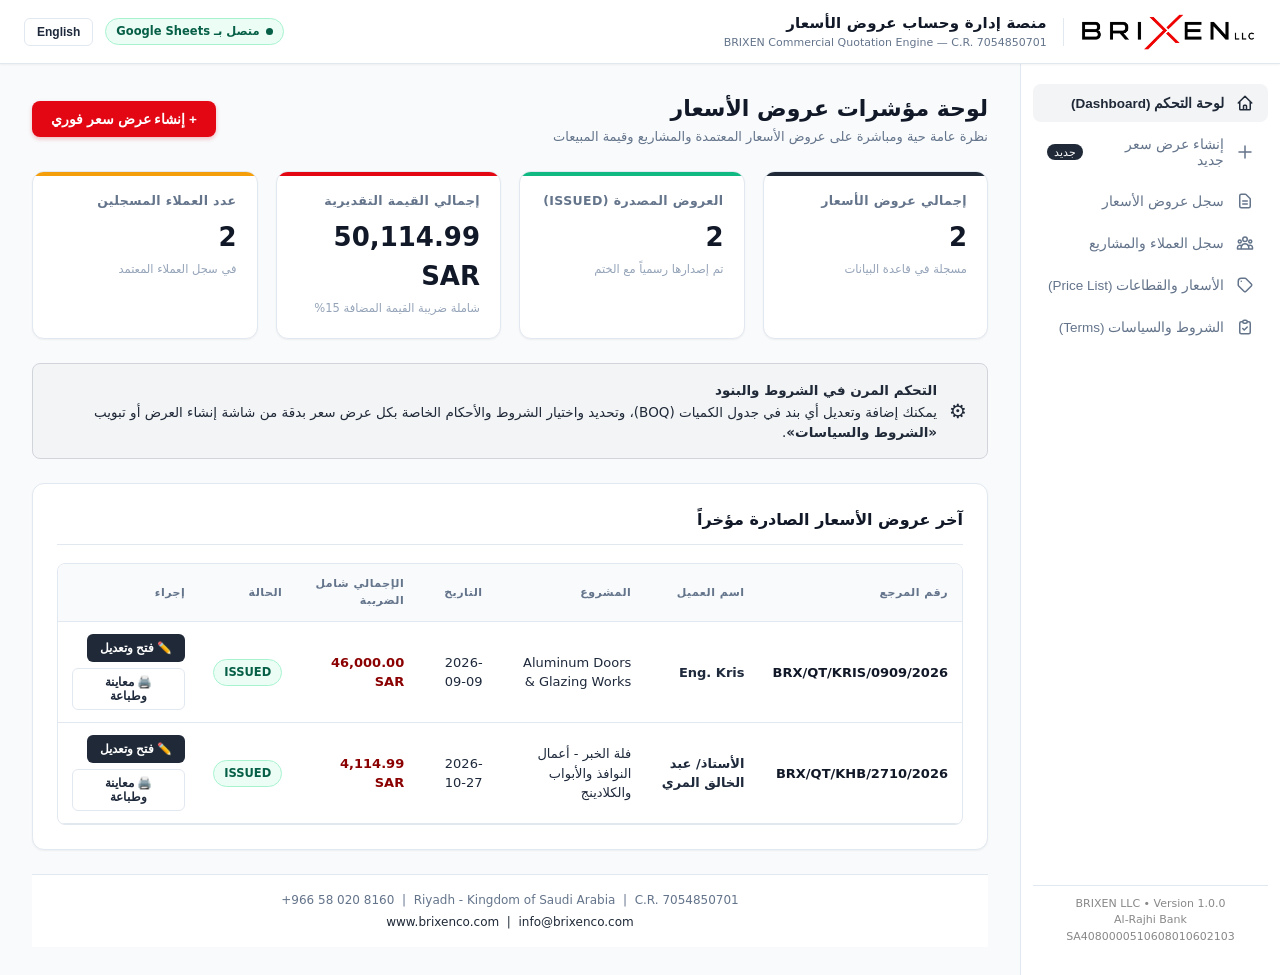
<file: index.html>
<!DOCTYPE html>
<html lang="ar" dir="rtl">
<head>
  <meta charset="utf-8">
  <meta name="viewport" content="width=device-width, initial-scale=1.0, maximum-scale=1.0, user-scalable=no">
  <title>BRIXEN Automated Quotation Management Platform</title>
  <link rel="stylesheet" href="styles.css">
</head>
<body>

  
  <!-- Top Navigation Bar -->
  <header class="top-nav">
    <div class="brand-container">
      <img src="assets/brixen_logo_black_red.png" alt="BRIXEN LLC" class="brand-logo" id="mainBrandLogo">
      <div class="brand-divider"></div>
      <div class="system-title-box">
        <div class="system-title">منصة إدارة وحساب عروض الأسعار</div>
        <div class="system-subtitle">BRIXEN Commercial Quotation Engine — C.R. 7054850701</div>
      </div>
    </div>

    <div class="nav-actions">
      <div class="badge badge-connected" title="قاعدة بيانات Google Sheets متصلة">
        <span class="badge-dot"></span>
        <span id="dbStatusLabel">متصل بـ Google Sheets</span>
      </div>
      <button type="button" class="btn btn-sm btn-secondary" id="langToggleBtn">English</button>
    </div>
  </header>

  <!-- Main Container -->
  <div class="app-container">
    
    <!-- Sidebar Navigation -->
    <aside class="sidebar">
      <ul class="nav-menu">
        <li class="nav-item">
          <button type="button" class="nav-link active" data-view="dashboard">
            <svg class="nav-icon" fill="none" stroke="currentColor" viewBox="0 0 24 24"><path stroke-linecap="round" stroke-linejoin="round" stroke-width="2" d="M3 12l2-2m0 0l7-7 7 7M5 10v10a1 1 0 001 1h3m10-11l2 2m-2-2v10a1 1 0 01-1 1h-3m-6 0a1 1 0 001-1v-4a1 1 0 011-1h2a1 1 0 011 1v4a1 1 0 001 1m-6 0h6"/></svg>
            <span>لوحة التحكم (Dashboard)</span>
          </button>
        </li>
        <li class="nav-item">
          <button type="button" class="nav-link" data-view="create">
            <svg class="nav-icon" fill="none" stroke="currentColor" viewBox="0 0 24 24"><path stroke-linecap="round" stroke-linejoin="round" stroke-width="2" d="M12 4v16m8-8H4"/></svg>
            <span>إنشاء عرض سعر جديد</span>
            <span class="nav-pill">جديد</span>
          </button>
        </li>
        <li class="nav-item">
          <button type="button" class="nav-link" data-view="history">
            <svg class="nav-icon" fill="none" stroke="currentColor" viewBox="0 0 24 24"><path stroke-linecap="round" stroke-linejoin="round" stroke-width="2" d="M9 12h6m-6 4h6m2 5H7a2 2 0 01-2-2V5a2 2 0 012-2h5.586a1 1 0 01.707.293l5.414 5.414a1 1 0 01.293.707V19a2 2 0 01-2 2z"/></svg>
            <span>سجل عروض الأسعار</span>
          </button>
        </li>
        <li class="nav-item">
          <button type="button" class="nav-link" data-view="customers">
            <svg class="nav-icon" fill="none" stroke="currentColor" viewBox="0 0 24 24"><path stroke-linecap="round" stroke-linejoin="round" stroke-width="2" d="M17 20h5v-2a3 3 0 00-5.356-1.857M17 20H7m10 0v-2c0-.656-.126-1.283-.356-1.857M7 20H2v-2a3 3 0 015.356-1.857M7 20v-2c0-.656.126-1.283.356-1.857m0 0a5.002 5.002 0 019.288 0M15 7a3 3 0 11-6 0 3 3 0 016 0zm6 3a2 2 0 11-4 0 2 2 0 014 0zM7 10a2 2 0 11-4 0 2 2 0 014 0z"/></svg>
            <span>سجل العملاء والمشاريع</span>
          </button>
        </li>
        <li class="nav-item">
          <button type="button" class="nav-link" data-view="pricelist">
            <svg class="nav-icon" fill="none" stroke="currentColor" viewBox="0 0 24 24"><path stroke-linecap="round" stroke-linejoin="round" stroke-width="2" d="M7 7h.01M7 3h5c.512 0 1.024.195 1.414.586l7 7a2 2 0 010 2.828l-7 7a2 2 0 01-2.828 0l-7-7A1.994 1.994 0 013 12V7a4 4 0 014-4z"/></svg>
            <span>الأسعار والقطاعات (Price List)</span>
          </button>
        </li>
        <li class="nav-item">
          <button type="button" class="nav-link" data-view="decisions">
            <svg class="nav-icon" fill="none" stroke="currentColor" viewBox="0 0 24 24"><path stroke-linecap="round" stroke-linejoin="round" stroke-width="2" d="M9 5H7a2 2 0 00-2 2v12a2 2 0 002 2h10a2 2 0 002-2V7a2 2 0 00-2-2h-2M9 5a2 2 0 002 2h2a2 2 0 002-2M9 5a2 2 0 012-2h2a2 2 0 012 2m-6 9l2 2 4-4"/></svg>
            <span>الشروط والسياسات (Terms)</span>
          </button>
        </li>
      </ul>

      <div style="font-size:11px; color:#888; text-align:center; padding:10px; border-top:1px solid var(--border-color);">
        BRIXEN LLC • Version 1.0.0<br>
        Al-Rajhi Bank SA4080000510608010602103
      </div>
    </aside>

    <!-- Main Workspace -->
    <main class="main-content">

      <!-- ============================================================= -->
      <!-- VIEW 1: DASHBOARD -->
      <!-- ============================================================= -->
      <section id="view-dashboard" class="view-section active">
        <div class="view-header">
          <div class="view-title-group">
            <h1>لوحة مؤشرات عروض الأسعار</h1>
            <p>نظرة عامة حية ومباشرة على عروض الأسعار المعتمدة والمشاريع وقيمة المبيعات</p>
          </div>
          <button type="button" class="btn btn-action" onclick="document.querySelector('.nav-link[data-view=\'create\']').click();">
            <span>+ إنشاء عرض سعر فوري</span>
          </button>
        </div>

        <!-- KPI Grid -->
        <div class="kpi-grid">
          <div class="kpi-card">
            <div class="kpi-label">إجمالي عروض الأسعار</div>
            <div class="kpi-value" id="kpiTotalQuotes">0</div>
            <div class="kpi-subtext">مسجلة في قاعدة البيانات</div>
          </div>
          <div class="kpi-card accent-green">
            <div class="kpi-label">العروض المصدرة (Issued)</div>
            <div class="kpi-value" id="kpiIssuedQuotes">0</div>
            <div class="kpi-subtext">تم إصدارها رسمياً مع الختم</div>
          </div>
          <div class="kpi-card accent-red">
            <div class="kpi-label">إجمالي القيمة التقديرية</div>
            <div class="kpi-value" id="kpiPipelineSAR">0.00 SAR</div>
            <div class="kpi-subtext">شاملة ضريبة القيمة المضافة 15%</div>
          </div>
          <div class="kpi-card accent-gold">
            <div class="kpi-label">عدد العملاء المسجلين</div>
            <div class="kpi-value" id="kpiTotalCustomers">0</div>
            <div class="kpi-subtext">في سجل العملاء المعتمد</div>
          </div>
        </div>

        <!-- Alert: Commercial Policies & Terms Control -->
        <div class="alert-banner alert-info" style="display:flex; align-items:center; gap:12px;">
          <div style="font-size:20px;">⚙️</div>
          <div>
            <div class="alert-title">التحكم المرن في الشروط والبنود</div>
            <div>يمكنك إضافة وتعديل أي بند في جدول الكميات (BOQ)، وتحديد واختيار الشروط والأحكام الخاصة بكل عرض سعر بدقة من شاشة إنشاء العرض أو تبويب <b>«الشروط والسياسات»</b>.</div>
          </div>
        </div>

        <!-- Recent Quotations Card -->
        <div class="card">
          <div class="card-header">
            <div class="card-title">آخر عروض الأسعار الصادرة مؤخراً</div>
          </div>
          <div class="data-table-container">
            <table class="data-table">
              <thead>
                <tr>
                  <th>رقم المرجع</th>
                  <th>اسم العميل</th>
                  <th>المشروع</th>
                  <th>التاريخ</th>
                  <th>الإجمالي شامل الضريبة</th>
                  <th>الحالة</th>
                  <th>إجراء</th>
                </tr>
              </thead>
              <tbody id="dashboardRecentQuotesTable">
                <tr><td colspan="7" style="text-align:center; color:#888; padding:24px;">جاري تحميل عروض الأسعار...</td></tr>
              </tbody>
            </table>
          </div>
        </div>
      </section>

      <!-- ============================================================= -->
      <!-- VIEW 2: CREATE QUOTATION (SMART BOQ BUILDER) -->
      <!-- ============================================================= -->
      <section id="view-create" class="view-section">
        <div class="view-header">
          <div class="view-title-group">
            <h1>إنشاء عرض سعر تجاري معتمد (Smart BOQ Engine)</h1>
            <p>إدخال المقاسات واحتساب المساحات وتطبيق الحد الأدنى والضريبة 15% بضغطة زر واحدة</p>
          </div>
          <div style="display:flex; gap:10px; flex-wrap:wrap;">
            <button type="button" class="btn btn-secondary" id="resetNewQuoteBtn" title="بدء عرض سعر جديد وتفريغ الحقول">
              <span>📄 عرض جديد فارغ</span>
            </button>
            <button type="button" class="btn btn-secondary" id="livePreviewBtn">
              <span>👁️ معاينة وطباعة المستند (A4 Print / PDF)</span>
            </button>
            <button type="button" class="btn btn-action" id="issueQuotationBtn">
              <span id="issueQuotationBtnLabel">💾 حفظ وإصدار في Google Sheets</span>
            </button>
          </div>
        </div>

        <!-- Edit Mode Banner (Shown when editing an existing saved quotation) -->
        <div id="editingQuoteBanner" style="display:none; background:#fef2f2; border:1px solid #fecaca; border-right:4px solid #8B0000; border-radius:8px; padding:12px 16px; margin-bottom:18px; justify-content:space-between; align-items:center; flex-wrap:wrap; gap:10px;">
          <div style="display:flex; align-items:center; gap:10px;">
            <span style="font-size:18px;">✏️</span>
            <div>
              <div style="font-weight:700; color:#8B0000; font-size:13.5px;">وضع تعديل عرض سعر محفوظ: <span id="editingQuoteRefDisplay"></span></div>
              <div style="font-size:12px; color:#374151;">يمكنك تعديل أي بند أو سعر أو مقاس أو شروط، ثم الضغط على <b>«حفظ التعديلات في Google Sheets»</b> لتحديث العرض.</div>
            </div>
          </div>
          <button type="button" class="btn btn-sm btn-secondary" id="cancelEditQuoteBtn">إلغاء التعديل وبدء عرض جديد</button>
        </div>

        <!-- Section 1: Customer & Metadata -->
        <div class="card">
          <div class="card-header">
            <div class="card-title">1. بيانات العميل والمشروع والمرجع</div>
          </div>
          <div class="form-grid">
            <div class="form-group">
              <div style="display:flex; justify-content:space-between; align-items:center;">
                <label class="form-label" style="margin:0;">اختيار عميل مسجل (Google Sheets):</label>
                <button type="button" class="btn btn-sm btn-primary" id="btnQuickAddCustomer" style="padding:2px 8px; font-size:11px;">+ إضافة عميل جديد</button>
              </div>
              <select class="form-control" id="quoteCustomerSelect">
                <option value="">-- اختر العميل أو أضف عميلاً جديداً --</option>
              </select>
            </div>
            <div class="form-group">
              <label class="form-label">اسم العميل <span class="required">*</span>:</label>
              <input type="text" class="form-control" id="quoteCustomerNameInput" value="الأستاذ/ عبد الخالق المري" placeholder="الاسم الكامل للعميل">
            </div>
            <div class="form-group">
              <label class="form-label">اسم المشروع <span class="required">*</span>:</label>
              <input type="text" class="form-control" id="quoteProjectNameInput" value="مشروع فيلا سكنية - أعمال الألمنيوم والواجهات">
            </div>
            <div class="form-group">
              <label class="form-label">تاريخ العرض:</label>
              <input type="date" class="form-control" id="quoteDateInput" value="2026-10-27">
            </div>
            <div class="form-group" style="grid-column:1 / -1; background:#f8fafc; padding:12px 16px; border-radius:6px; border:1px solid #e2e8f0; margin-top:4px;">
              <label class="form-label" style="font-weight:700; color:#1F2937; margin-bottom:8px;">
                🌐 لغة طباعة وإصدار عرض السعر (Document Language Mode):
              </label>
              <div class="lang-selector-group" style="display:flex; gap:20px; flex-wrap:wrap;">
                <label style="display:flex; align-items:center; gap:8px; cursor:pointer; font-weight:600;">
                  <input type="radio" name="docLanguageMode" value="AR" checked id="langModeAR">
                  <span>🇸🇦 عربي فقط (ملف واحد PDF باللغة العربية)</span>
                </label>
                <label style="display:flex; align-items:center; gap:8px; cursor:pointer; font-weight:600;">
                  <input type="radio" name="docLanguageMode" value="EN" id="langModeEN">
                  <span>🇬🇧 إنجليزي فقط (ملف واحد PDF إنجليزي 100%)</span>
                </label>
                <label style="display:flex; align-items:center; gap:8px; cursor:pointer; font-weight:700; color:#1F2937;">
                  <input type="radio" name="docLanguageMode" value="BOTH" id="langModeBoth">
                  <span>🌐 عربي وإنجليزي معاً (توليد ملفين منفصلين 2 PDFs: ملف عربي كامل + ملف إنجليزي كامل)</span>
                </label>
              </div>
            </div>
          </div>
        </div>

        <!-- Section 2: Smart BOQ Table -->
        <div class="card">
          <div class="card-header">
            <div class="card-title">2. جدول الكميات والمقاسات الذكي (Smart BOQ Table)</div>
            <button type="button" class="btn btn-sm btn-primary" id="addBoqRowBtn">+ إضافة بند جديد</button>
          </div>

          <div class="boq-grid-container">
            <table class="boq-input-table">
              <thead>
                <tr>
                  <th style="width:60px;">رمز البند</th>
                  <th style="width:110px;" title="التصنيف (اختياري)">التصنيف (اختياري)</th>
                  <th>الوصف الفني والمواصفات</th>
                  <th style="width:75px;" title="العرض بالمتر (اختياري في حال إدخال المساحة مباشرة)">العرض (م)</th>
                  <th style="width:75px;" title="الارتفاع بالمتر (اختياري في حال إدخال المساحة مباشرة)">الارتفاع (م)</th>
                  <th style="width:65px;">العدد</th>
                  <th style="width:110px;" title="المساحة بالمتر المربع - يمكن إدخالها مباشرة دون طول وعرض أو احتسابها تلقائياً">المساحة (م²) ✍️</th>
                  <th style="width:90px;">السعر (SAR)</th>
                  <th style="width:115px;">الإجمالي (SAR)</th>
                  <th style="width:50px;">حذف</th>
                </tr>
              </thead>
              <tbody id="boqTableBody">
                <!-- Dynamically generated rows -->
              </tbody>
            </table>
          </div>

          <!-- Minimum Charge Rule Control & Status Panel -->
          <div id="minChargePanel" class="min-charge-panel" style="background:#f8fafc; border:1px solid #cbd5e1; border-radius:var(--radius-md); padding:12px 16px; margin-bottom:16px;">
            <div style="display:flex; justify-content:space-between; align-items:center; flex-wrap:wrap; gap:12px;">
              <div style="display:flex; align-items:center; gap:10px;">
                <label style="display:inline-flex; align-items:center; gap:8px; cursor:pointer; font-weight:700; color:var(--corporate-navy); font-size:13.5px; margin:0;">
                  <input type="checkbox" id="minChargeToggle" checked style="width:18px; height:18px; cursor:pointer; accent-color:var(--corporate-navy);">
                  <span>تطبيق قاعدة الحد الأدنى للمقاسات الصغيرة (*)</span>
                </label>
              </div>
              <div id="minChargeSettings" style="display:flex; align-items:center; gap:14px; font-size:12.5px; color:#475569;">
                <div style="display:inline-flex; align-items:center; gap:6px;">
                  <span>سعر الحد الأدنى للوحدة:</span>
                  <input type="number" id="minChargeAmountInput" value="650" step="10" min="0" style="width:75px; height:30px; text-align:center; font-weight:700; border:1px solid #cbd5e1; border-radius:4px; padding:2px 4px;">
                  <span>ريال</span>
                </div>
                <div style="display:inline-flex; align-items:center; gap:6px;">
                  <span>للفتحات الأقل من:</span>
                  <input type="number" id="minChargeThresholdInput" value="1.0" step="0.1" min="0" style="width:60px; height:30px; text-align:center; font-weight:700; border:1px solid #cbd5e1; border-radius:4px; padding:2px 4px;">
                  <span>م²</span>
                </div>
              </div>
            </div>
            <div id="minChargeAlertBox" style="margin-top:10px; font-size:12.5px; padding-top:8px; border-top:1px dashed #cbd5e1; display:flex; justify-content:space-between; align-items:center; flex-wrap:wrap; gap:8px;">
              <!-- Dynamic status message -->
            </div>
          </div>

          <!-- Financial Summary Box -->
          <div class="summary-box">
            <!-- VAT Control Toolbar -->
            <div class="vat-control-box" style="background:#f3f4f6; border:1px solid #cbd5e1; border-radius:var(--radius-sm); padding:10px 12px; margin-bottom:14px;">
              <div style="display:flex; justify-content:space-between; align-items:center; margin-bottom:8px;">
                <span style="font-weight:700; font-size:12.5px; color:var(--corporate-navy); display:inline-flex; align-items:center; gap:6px;">
                  ⚙️ التحكم في ضريبة القيمة المضافة (VAT):
                </span>
                <span id="taxStatusBadge" style="background:var(--corporate-navy); color:#fff; font-size:11px; font-weight:700; padding:2px 8px; border-radius:12px;">15% مضافة</span>
              </div>
              <div style="display:flex; align-items:center; gap:6px; flex-wrap:wrap;">
                <button type="button" class="btn btn-sm vat-btn active" id="btnVat15" data-rate="0.15" style="padding:4px 10px; font-size:12px; font-weight:600;">15% (شاملة)</button>
                <button type="button" class="btn btn-sm btn-secondary vat-btn" id="btnVat0" data-rate="0" style="padding:4px 10px; font-size:12px; font-weight:600;">0% (بدون ضريبة)</button>
                <div style="display:inline-flex; align-items:center; gap:4px; margin-right:auto;">
                  <span style="font-size:12px; color:#475569;">نسبة أخرى:</span>
                  <input type="number" id="customVatInput" min="0" max="100" step="1" value="15" style="width:52px; height:28px; text-align:center; font-weight:700; border:1px solid #cbd5e1; border-radius:4px; padding:2px 4px; font-size:12px;">
                  <span style="font-size:12px;">%</span>
                </div>
              </div>
            </div>

            <div class="summary-row">
              <span>إجمالي البنود قبل الضريبة:</span>
              <span id="sumSubtotal" style="font-weight:700;">0.00 SAR</span>
            </div>
            <div class="summary-row">
              <span id="sumVATLabel">ضريبة القيمة المضافة (15%):</span>
              <span id="sumVAT" style="font-weight:700;">0.00 SAR</span>
            </div>
            <div class="summary-row total-row">
              <span>الإجمالي شامل الضريبة:</span>
              <span id="sumGrandTotal">0.00 SAR</span>
            </div>
          </div>
        </div>

        <!-- Section 3: Technical Specifications & Basis of Design -->
        <div class="card" id="techSpecsCard">
          <div class="card-header" style="display:flex; justify-content:space-between; align-items:center; flex-wrap:wrap; gap:10px;">
            <div style="display:flex; align-items:center; gap:12px;">
              <div class="card-title" style="margin-bottom:0;">3. المواصفات الفنية وأساس التصميم (Technical Specifications & Basis of Design)</div>
              <span class="badge badge-connected" id="techSpecsStatusBadge">مضمّن في العرض</span>
            </div>
            <div style="display:flex; align-items:center; gap:12px;">
              <label style="display:flex; align-items:center; gap:8px; cursor:pointer; font-weight:700; font-size:13.5px; color:var(--corporate-navy); margin:0;">
                <input type="checkbox" id="includeTechSpecsToggle" checked style="width:18px; height:18px; cursor:pointer; accent-color:var(--corporate-navy);">
                <span>تضمين قسم المواصفات الفنية في المستند</span>
              </label>
              <button type="button" class="btn btn-sm btn-secondary" id="btnResetTechSpecs" title="استعادة نصوص المواصفات الافتراضية">↺ استعادة الافتراضي</button>
            </div>
          </div>
          
          <div id="techSpecsFieldsContainer" style="padding-top:10px; transition:all 0.25s ease;">
            <div style="background:#f3f4f6; border:1px solid #d1d5db; border-radius:var(--radius-sm); padding:10px 14px; margin-bottom:14px; font-size:12.5px; color:#1f2937;">
              💡 <b>ملاحظة للتحكم:</b> يمكنك تفعيل أو تعطيل ظهور هذا القسم في عرض السعر المطبوع عبر مفتاح التفعيل أعلاه، كما يمكنك تعديل نصوص المواصفات (عربي / إنجليزي) بالكامل أدناه لتناسب مواصفات مشروع العميل.
            </div>

            <div class="form-grid" style="margin-bottom:14px;">
              <div class="form-group" style="grid-column: 1 / -1;">
                <label class="form-label" style="font-weight:700;">
                  🔹 مواصفات قطاعات الألمنيوم (Aluminum Profiles Specification):
                </label>
                <div style="display:grid; grid-template-columns: 1fr 1fr; gap:12px;">
                  <div>
                    <span style="font-size:11px; font-weight:600; color:#555;">النص العربي:</span>
                    <textarea class="form-control" id="specProfilesAr" rows="2" style="font-size:12px; resize:vertical;"></textarea>
                  </div>
                  <div>
                    <span style="font-size:11px; font-weight:600; color:#555;">English Specification:</span>
                    <textarea class="form-control" id="specProfilesEn" rows="2" dir="ltr" style="font-size:12px; resize:vertical;"></textarea>
                  </div>
                </div>
              </div>

              <div class="form-group" style="grid-column: 1 / -1;">
                <label class="form-label" style="font-weight:700;">
                  🔹 مواصفات وتركيبات الزجاج (Glazing Composition & Glass Specs):
                </label>
                <div style="display:grid; grid-template-columns: 1fr 1fr; gap:12px;">
                  <div>
                    <span style="font-size:11px; font-weight:600; color:#555;">النص العربي:</span>
                    <textarea class="form-control" id="specGlazingAr" rows="2" style="font-size:12px; resize:vertical;"></textarea>
                  </div>
                  <div>
                    <span style="font-size:11px; font-weight:600; color:#555;">English Specification:</span>
                    <textarea class="form-control" id="specGlazingEn" rows="2" dir="ltr" style="font-size:12px; resize:vertical;"></textarea>
                  </div>
                </div>
              </div>

              <div class="form-group" style="grid-column: 1 / -1;">
                <label class="form-label" style="font-weight:700;">
                  🔹 الإكسسوارات والملحقات والسيليكون (Hardware & Accessories):
                </label>
                <div style="display:grid; grid-template-columns: 1fr 1fr; gap:12px;">
                  <div>
                    <span style="font-size:11px; font-weight:600; color:#555;">النص العربي:</span>
                    <textarea class="form-control" id="specHardwareAr" rows="2" style="font-size:12px; resize:vertical;"></textarea>
                  </div>
                  <div>
                    <span style="font-size:11px; font-weight:600; color:#555;">English Specification:</span>
                    <textarea class="form-control" id="specHardwareEn" rows="2" dir="ltr" style="font-size:12px; resize:vertical;"></textarea>
                  </div>
                </div>
              </div>

              <div class="form-group" style="grid-column: 1 / -1;">
                <label class="form-label" style="font-weight:700;">
                  🔹 ملاحظات فنية وأساس التصميم الإضافي (Additional Technical Notes - Optional):
                </label>
                <div style="display:grid; grid-template-columns: 1fr 1fr; gap:12px;">
                  <div>
                    <span style="font-size:11px; font-weight:600; color:#555;">ملاحظات إضافية بالعربية:</span>
                    <input type="text" class="form-control" id="specNotesAr" style="font-size:12px;" placeholder="أي ملاحظات فنية إضافية أو اتركها فارغة">
                  </div>
                  <div>
                    <span style="font-size:11px; font-weight:600; color:#555;">Additional English Notes:</span>
                    <input type="text" class="form-control" id="specNotesEn" dir="ltr" style="font-size:12px;" placeholder="Additional technical notes or leave blank">
                  </div>
                </div>
              </div>
            </div>
          </div>

          <div id="techSpecsOmittedNotice" style="display:none; padding:12px 16px; background:#fffbeb; border:1px dashed #f59e0b; border-radius:var(--radius-sm); color:#b45309; font-size:13px; text-align:center; font-weight:600;">
            ⚠️ تم إلغاء تضمين قسم المواصفات الفنية في هذا العرض. سيبدأ المستند مباشرة بجدول الكميات كبند أول (أولاً / Section A).
          </div>
        </div>

        <!-- Section 4: Commercial Terms & Interactive Checklist -->
        <div class="card">
          <div class="card-header" style="display:flex; justify-content:space-between; align-items:center;">
            <div class="card-title">4. الشروط والأحكام الخاصة بالعرض (Terms & Conditions)</div>
            <button type="button" class="btn btn-sm btn-primary" id="btnAddCustomTermToQuoteBtn">+ إضافة شرط مخصص لهذا العرض</button>
          </div>
          <div class="form-grid" style="margin-bottom:16px;">
            <div class="form-group">
              <label class="form-label">صلاحية عرض السعر (أيام):</label>
              <input type="number" class="form-control" id="quoteValidityInput" value="3">
            </div>
            <div class="form-group">
              <label class="form-label">مدة التوريد (أيام تقويمية):</label>
              <input type="number" class="form-control" id="quoteDeliveryInput" value="30">
            </div>
            <div class="form-group">
              <label class="form-label">مدة التركيب (أيام تقويمية):</label>
              <input type="number" class="form-control" id="quoteInstallInput" value="10">
            </div>
            <div class="form-group">
              <label class="form-label">الحساب البنكي المعتمد:</label>
              <input type="text" class="form-control" value="مصرف الراجحي - SA4080000510608010602103" readonly style="background:#f5f5f5;">
            </div>
          </div>

          <div style="font-weight:700; color:var(--corporate-navy); margin-bottom:8px; font-size:13.5px;">
            📋 تحديد بنود الشروط المطبوعة في هذا العرض (حدد الشروط المرغوبة أو عدّل نصها):
          </div>
          <div id="quoteTermsListContainer" style="display:flex; flex-direction:column; gap:8px;">
            <!-- Rendered dynamically by app.js -->
          </div>
        </div>
      </section>

      <!-- ============================================================= -->
      <!-- VIEW 3: QUOTATION HISTORY -->
      <!-- ============================================================= -->
      <section id="view-history" class="view-section">
        <div class="view-header">
          <div class="view-title-group">
            <h1>سجل وأرشيف عروض الأسعار (Google Sheets)</h1>
            <p>جميع عروض الأسعار المحفوظة في Google Sheets — يمكنك فتح أي عرض بكامل بياناته للتعديل عليه أو إعادة طباعته</p>
          </div>
          <div style="display:flex; gap:10px;">
            <button type="button" class="btn btn-secondary" id="btnRefreshHistory">🔄 تحديث من Google Sheets</button>
            <button type="button" class="btn btn-action" onclick="document.querySelector('.nav-link[data-view=\'create\']').click();">+ إنشاء عرض سعر جديد</button>
          </div>
        </div>

        <div class="card">
          <div class="card-header" style="display:flex; justify-content:space-between; align-items:center; flex-wrap:wrap; gap:10px;">
            <div class="card-title">قائمة عروض الأسعار المحفوظة</div>
            <input type="text" class="form-control" id="historySearchInput" placeholder="🔍 ابحث برقم المرجع، اسم العميل، أو المشروع..." style="max-width:320px; height:36px;">
          </div>
          <div class="data-table-container">
            <table class="data-table">
              <thead>
                <tr>
                  <th>رقم المرجع (Ref)</th>
                  <th>العميل</th>
                  <th>المشروع</th>
                  <th>التاريخ</th>
                  <th>عدد البنود</th>
                  <th>الإجمالي شامل الضريبة</th>
                  <th>الحالة</th>
                  <th>فتح وتعديل / طباعة</th>
                </tr>
              </thead>
              <tbody id="historyTableBody">
                <tr><td colspan="8" style="text-align:center; color:#888; padding:24px;">جاري تحميل السجل...</td></tr>
              </tbody>
            </table>
          </div>
        </div>
      </section>

      <!-- ============================================================= -->
      <!-- VIEW 4: CUSTOMERS & PROJECTS -->
      <!-- ============================================================= -->
      <section id="view-customers" class="view-section">
        <div class="view-header">
          <div class="view-title-group">
            <h1>سجل وإدارة العملاء (Google Sheets)</h1>
            <p>إضافة وتعديل بيانات العملاء وحفظها مباشرة في Google Sheets لسهولة اختيارهم عند إصدار عروض الأسعار</p>
          </div>
          <div style="display:flex; gap:10px;">
            <button type="button" class="btn btn-secondary" id="btnRefreshCustomers">🔄 مزامنة مع Google Sheets</button>
            <button type="button" class="btn btn-action" id="btnOpenAddCustomerModal">+ إضافة عميل جديد</button>
          </div>
        </div>

        <div class="card">
          <div class="card-header" style="display:flex; justify-content:space-between; align-items:center; flex-wrap:wrap; gap:10px;">
            <div class="card-title">قاعدة بيانات العملاء المسجلين</div>
            <input type="text" class="form-control" id="customerSearchInput" placeholder="🔍 ابحث باسم العميل أو رقم الجوال أو المدينة..." style="max-width:320px; height:36px;">
          </div>
          <div class="data-table-container">
            <table class="data-table">
              <thead>
                <tr>
                  <th>معرف العميل</th>
                  <th>الاسم (عربي)</th>
                  <th>الاسم (إنجليزي)</th>
                  <th>رقم الجوال</th>
                  <th>المدينة / العنوان</th>
                  <th>البريد الإلكتروني</th>
                  <th>إجراءات</th>
                </tr>
              </thead>
              <tbody id="customersTableBody">
                <tr><td colspan="7" style="text-align:center; color:#888; padding:24px;">جاري تحميل العملاء...</td></tr>
              </tbody>
            </table>
          </div>
        </div>
      </section>

      <!-- ============================================================= -->
      <!-- VIEW 5: PRICE LIST -->
      <!-- ============================================================= -->
      <section id="view-pricelist" class="view-section">
        <div class="view-header">
          <div class="view-title-group">
            <h1>قائمة أسعار الأنظمة والقطاعات المعتمدة</h1>
            <p>أسعار المتر المربع للأنظمة (سرايا، رويال، دبل جلاس، كلادينج، مصاعد)</p>
          </div>
        </div>

        <div class="card">
          <div class="data-table-container">
            <table class="data-table">
              <thead>
                <tr>
                  <th>رمز النظام</th>
                  <th>التصنيف</th>
                  <th>اسم النظام (عربي)</th>
                  <th>اسم النظام (إنجليزي)</th>
                  <th>سعر المتر المربع (SAR)</th>
                  <th>الحد الأدنى للوحدة (SAR)</th>
                </tr>
              </thead>
              <tbody id="priceListTableBody">
                <tr><td colspan="6" style="text-align:center; color:#888; padding:24px;">جاري تحميل قائمة الأسعار...</td></tr>
              </tbody>
            </table>
          </div>
        </div>
      </section>

      <!-- ============================================================= -->
      <!-- VIEW 6: MASTER TERMS & POLICIES MANAGER -->
      <!-- ============================================================= -->
      <section id="view-decisions" class="view-section">
        <div class="view-header">
          <div class="view-title-group">
            <h1>إدارة الشروط والسياسات التجارية العامة</h1>
            <p>إدارة بنود الشروط والسياسات المعتمدة وإضافة شروط جديدة أو تعديل صياغتها لتظهر تلقائياً في عروض الأسعار</p>
          </div>
          <button type="button" class="btn btn-primary" id="btnAddNewMasterTerm">+ إضافة شرط جديد للمكتبة</button>
        </div>

        <!-- Master Terms Library Card -->
        <div class="card">
          <div class="card-header" style="display:flex; justify-content:space-between; align-items:center;">
            <div class="card-title">مكتبة الشروط والسياسات العامة (Master Terms Library)</div>
            <button type="button" class="btn btn-sm btn-secondary" id="btnResetDefaultTerms">استعادة الشروط الافتراضية</button>
          </div>
          <p style="font-size:12.5px; color:#666; margin-bottom:14px;">
            هذه الشروط هي السياسات المعيارية المعتمدة لشركة بريكسن. يمكنك تعديل أي شرط، إضافة سياسات جديدة، أو حذف أي شرط ترغب في استبعاده:
          </p>

          <div id="masterTermsContainer" style="display:flex; flex-direction:column; gap:12px;">
            <!-- Dynamically populated by app.js -->
          </div>
        </div>
      </section>
    <!-- Application Global Footer -->
    <footer class="app-footer no-print" style="text-align: center; padding: 16px 24px; font-size: 12px; color: var(--text-muted); border-top: 1px solid var(--border-color); background: var(--bg-surface); margin-top: auto;">
      <div>Riyadh - Kingdom of Saudi Arabia &nbsp;|&nbsp; C.R. 7054850701 &nbsp;|&nbsp; <span dir="ltr">+966 58 020 8160</span></div>
      <div style="color: var(--corporate-navy); font-weight: 500; margin-top: 4px;">www.brixenco.com &nbsp;|&nbsp; info@brixenco.com</div>
    </footer>
    </main>
  </div>

  <!-- ============================================================= -->
  <!-- MODAL: LIVE QUOTATION PREVIEW & PRINT -->
  <!-- ============================================================= -->
  <div class="modal-overlay" id="previewModal">
    <div class="modal-content" style="max-width:960px;">
      <div class="modal-header" style="flex-wrap:wrap; gap:12px;">
        <div style="font-weight:700; font-size:16px; color:var(--corporate-navy);">معاينة عرض السعر المعتمد (Official Quotation Preview)</div>
        <div class="modal-lang-toggle" style="display:flex; align-items:center; gap:8px;">
          <span style="font-size:12px; font-weight:600; color:#555;">معاينة المستند:</span>
          <button type="button" class="btn btn-sm btn-preview-file-switch btn-primary" data-file="AR" id="btnPreviewFileAR">📄 الملف العربي (Arabic PDF)</button>
          <button type="button" class="btn btn-sm btn-preview-file-switch btn-secondary" data-file="EN" id="btnPreviewFileEN">📄 الملف الإنجليزي (English PDF)</button>
        </div>
        <button type="button" class="btn btn-sm btn-secondary close-modal-btn">✕ إغلاق</button>
      </div>
      <div class="modal-body preview-sheet-frame" id="modalPreviewContainer">
        <!-- Rendered A4 Sheet -->
      </div>
      <div class="modal-footer" style="display:flex; justify-content:space-between; align-items:center; flex-wrap:wrap; gap:10px;">
        <button type="button" class="btn btn-secondary close-modal-btn">إغلاق</button>
        <div style="display:flex; gap:8px; flex-wrap:wrap;">
          <button type="button" class="btn btn-secondary" id="printArabicOnlyBtn">🖨️ طباعة / تصدير العربي (PDF)</button>
          <button type="button" class="btn btn-secondary" id="printEnglishOnlyBtn">🖨️ طباعة / تصدير الإنجليزي (PDF)</button>
          <button type="button" class="btn btn-primary" id="printQuotationBtn">🖨️ طباعة وتصدير الملف المعروض (PDF)</button>
        </div>
      </div>
    </div>
  </div>

    <!-- ============================================================= -->
  <!-- MODAL: ADD / EDIT TERM OR POLICY -->
  <!-- ============================================================= -->
  <div class="modal-overlay" id="termEditModal">
    <div class="modal-content" style="max-width:650px;">
      <div class="modal-header">
        <div style="font-weight:700; font-size:16px; color:var(--corporate-navy);" id="termModalTitle">إضافة / تعديل شرط تجاري</div>
        <button type="button" class="btn btn-sm btn-secondary close-term-modal-btn">✕ إغلاق</button>
      </div>
      <div class="modal-body" style="padding:16px;">
        <input type="hidden" id="editTermId">
        <input type="hidden" id="editTermScope" value="MASTER"> <!-- 'MASTER' or 'QUOTE' -->
        
        <div class="form-group" style="margin-bottom:12px;">
          <label class="form-label">عنوان أو تصنيف الشرط <span class="required">*</span>:</label>
          <input type="text" class="form-control" id="editTermTitle" placeholder="مثال: شروط الدفع، مدة التوريد، الضمان...">
        </div>

        <div class="form-group" style="margin-bottom:12px;">
          <label class="form-label">نص الشرط باللغة العربية <span class="required">*</span>:</label>
          <textarea class="form-control" id="editTermTextAr" rows="3" placeholder="اكتب صياغة الشرط بالعربية..."></textarea>
        </div>

        <div class="form-group" style="margin-bottom:12px;">
          <label class="form-label">نص الشرط باللغة الإنجليزية (English Text):</label>
          <textarea class="form-control" id="editTermTextEn" rows="3" placeholder="Write term text in English (optional)..." dir="ltr"></textarea>
        </div>

        <div class="form-group" style="margin-bottom:6px;">
          <label style="display:flex; align-items:center; gap:8px; cursor:pointer; font-weight:600; font-size:13px;">
            <input type="checkbox" id="editTermDefaultChecked" checked>
            <span>تضمين هذا الشرط تلقائياً في عروض الأسعار الجديدة (Default Included)</span>
          </label>
        </div>
      </div>
      <div class="modal-footer">
        <button type="button" class="btn btn-secondary close-term-modal-btn">إلغاء</button>
        <button type="button" class="btn btn-primary" id="btnSaveTermModal">💾 حفظ الشرط</button>
      </div>
    </div>
  </div>

  <!-- ============================================================= -->
  <!-- MODAL: ADD / EDIT CUSTOMER (GOOGLE SHEETS) -->
  <!-- ============================================================= -->
  <div class="modal-overlay" id="customerEditModal">
    <div class="modal-content" style="max-width:600px;">
      <div class="modal-header">
        <div style="font-weight:700; font-size:16px; color:var(--primary-black);" id="customerModalTitle">إضافة عميل جديد إلى Google Sheets</div>
        <button type="button" class="btn btn-sm btn-secondary close-customer-modal-btn">✕ إغلاق</button>
      </div>
      <div class="modal-body" style="padding:18px 24px;">
        <input type="hidden" id="editCustomerId">
        <div class="form-grid" style="grid-template-columns: 1fr 1fr; gap:14px;">
          <div class="form-group" style="grid-column: 1 / -1;">
            <label class="form-label">اسم العميل (بالعربية) <span class="required">*</span>:</label>
            <input type="text" class="form-control" id="custNameArInput" placeholder="مثال: الأستاذ/ محمد العتيبي أو شركة ...">
          </div>
          <div class="form-group" style="grid-column: 1 / -1;">
            <label class="form-label">اسم العميل (بالإنجليزية - اختياري):</label>
            <input type="text" class="form-control" id="custNameEnInput" dir="ltr" placeholder="e.g. Mr. Mohammed Al-Otaibi">
          </div>
          <div class="form-group">
            <label class="form-label">رقم الجوال / الهاتف:</label>
            <input type="text" class="form-control" id="custPhoneInput" dir="ltr" placeholder="+966 5X XXX XXXX">
          </div>
          <div class="form-group">
            <label class="form-label">المدينة:</label>
            <input type="text" class="form-control" id="custCityInput" placeholder="الرياض، الخبر، جدة...">
          </div>
          <div class="form-group">
            <label class="form-label">البريد الإلكتروني (اختياري):</label>
            <input type="email" class="form-control" id="custEmailInput" dir="ltr" placeholder="client@example.com">
          </div>
          <div class="form-group">
            <label class="form-label">العنوان أو المشروع الافتراضي:</label>
            <input type="text" class="form-control" id="custAddressInput" placeholder="حي النرجس - مشروع فيلا سكنية">
          </div>
        </div>
      </div>
      <div class="modal-footer">
        <button type="button" class="btn btn-secondary close-customer-modal-btn">إلغاء</button>
        <button type="button" class="btn btn-action" id="btnSaveCustomerModal">💾 حفظ العميل في Google Sheets</button>
      </div>
    </div>
  </div>

  <!-- Toast Notification Container -->
  <div class="toast-container" id="toastContainer"></div>

  <!-- App Script -->
  <script src="app.js"></script>
</body>
</html>
</file>
<file: styles.css>
﻿/* ==========================================================================
   BRIXEN Automated Quotation Management Platform — Stylesheet
   Design System: Corporate Engineering (Jet Black, Scarlet Red, Steel Navy)
   ========================================================================== */

:root {
  --primary-black: #111827;
  --secondary-black: #1F2937;
  --accent-red: #E30613;
  --accent-red-hover: #C50410;
  --corporate-navy: #1F2937;
  --secondary-navy: #374151;
  --navy-light: #F3F4F6;
  --bg-page: #F8FAFC;
  --bg-surface: #FFFFFF;
  --bg-card: #FFFFFF;
  --text-main: #1E293B;
  --text-muted: #64748B;
  --text-light: #94A3B8;
  --border-color: #E2E8F0;
  --border-focus: #374151;
  --success: #10B981;
  --success-bg: #ECFDF5;
  --warning: #F59E0B;
  --warning-bg: #FFFBEB;
  --danger: #EF4444;
  --danger-bg: #FEF2F2;
  --info: #4B5563;
  --info-bg: #F3F4F6;
  --shadow-sm: 0 1px 2px 0 rgba(0, 0, 0, 0.05);
  --shadow-md: 0 4px 6px -1px rgba(0, 0, 0, 0.1), 0 2px 4px -1px rgba(0, 0, 0, 0.06);
  --shadow-lg: 0 10px 15px -3px rgba(0, 0, 0, 0.1), 0 4px 6px -2px rgba(0, 0, 0, 0.05);
  --radius-sm: 6px;
  --radius-md: 8px;
  --radius-lg: 12px;
  --font-family: 'Segoe UI', system-ui, -apple-system, sans-serif;
  --header-height: 64px;
  --sidebar-width: 260px;
}

/* RTL / LTR Core */
* {
  box-sizing: border-box;
  margin: 0;
  padding: 0;
}

body {
  font-family: var(--font-family);
  background-color: var(--bg-page);
  color: var(--text-main);
  line-height: 1.5;
  font-size: 14px;
  min-height: 100vh;
  display: flex;
  flex-direction: column;
}

/* Top Navigation Bar */
.top-nav {
  height: var(--header-height);
  background-color: var(--bg-surface);
  border-bottom: 1px solid var(--border-color);
  display: flex;
  align-items: center;
  justify-content: space-between;
  padding: 0 24px;
  position: sticky;
  top: 0;
  z-index: 50;
  box-shadow: var(--shadow-sm);
}

.brand-container {
  display: flex;
  align-items: center;
  gap: 16px;
}

.brand-logo {
  height: 38px;
  width: auto;
  display: block;
}

.brand-divider {
  width: 1px;
  height: 28px;
  background-color: var(--border-color);
}

.system-title-box {
  display: flex;
  flex-direction: column;
}

.system-title {
  font-size: 15px;
  font-weight: 700;
  color: var(--primary-black);
  letter-spacing: 0.2px;
}

.system-subtitle {
  font-size: 11px;
  color: var(--text-muted);
}

.nav-actions {
  display: flex;
  align-items: center;
  gap: 12px;
}

.badge {
  display: inline-flex;
  align-items: center;
  gap: 6px;
  padding: 4px 10px;
  border-radius: 9999px;
  font-size: 11.5px;
  font-weight: 600;
}

.badge-connected {
  background-color: var(--success-bg);
  color: #065F46;
  border: 1px solid #A7F3D0;
}

.badge-warning {
  background-color: var(--warning-bg);
  color: #92400E;
  border: 1px solid #FDE68A;
}

.badge-danger {
  background-color: var(--danger-bg);
  color: #991B1B;
  border: 1px solid #FECACA;
}

.badge-dot {
  width: 7px;
  height: 7px;
  border-radius: 50%;
  background-color: currentColor;
}

/* Main Layout Grid */
.app-container {
  display: flex;
  flex: 1;
  min-height: calc(100vh - var(--header-height));
}

/* Sidebar Navigation */
.sidebar {
  width: var(--sidebar-width);
  background-color: var(--bg-surface);
  border-right: 1px solid var(--border-color);
  padding: 20px 12px;
  display: flex;
  flex-direction: column;
  justify-content: space-between;
}

[dir="rtl"] .sidebar {
  border-right: none;
  border-left: 1px solid var(--border-color);
}

.nav-menu {
  list-style: none;
  display: flex;
  flex-direction: column;
  gap: 4px;
}

.nav-item {
  width: 100%;
}

.nav-link {
  display: flex;
  align-items: center;
  gap: 12px;
  padding: 10px 14px;
  border-radius: var(--radius-md);
  color: var(--text-muted);
  text-decoration: none;
  font-size: 13.5px;
  font-weight: 500;
  transition: all 0.15s ease-in-out;
  cursor: pointer;
  border: none;
  background: transparent;
  width: 100%;
  text-align: inherit;
}

.nav-link:hover {
  background-color: #F1F5F9;
  color: var(--text-main);
}

.nav-link.active {
  background-color: var(--navy-light);
  color: var(--corporate-navy);
  font-weight: 700;
}

.nav-icon {
  width: 18px;
  height: 18px;
  flex-shrink: 0;
}

.nav-pill {
  margin-left: auto;
  font-size: 10.5px;
  background-color: var(--corporate-navy);
  color: #FFF;
  padding: 2px 7px;
  border-radius: 10px;
}

[dir="rtl"] .nav-pill {
  margin-left: 0;
  margin-right: auto;
}

/* Main Workspace Content Area */
.main-content {
  flex: 1;
  padding: 28px 32px;
  overflow-y: auto;
}

/* View Sections */
.view-section {
  display: none;
  animation: fadeIn 0.2s ease-in-out;
}

.view-section.active {
  display: block;
}

@keyframes fadeIn {
  from { opacity: 0; transform: translateY(4px); }
  to { opacity: 1; transform: translateY(0); }
}

/* Header Area for Views */
.view-header {
  display: flex;
  align-items: center;
  justify-content: space-between;
  margin-bottom: 24px;
  flex-wrap: wrap;
  gap: 16px;
}

.view-title-group h1 {
  font-size: 22px;
  font-weight: 700;
  color: var(--primary-black);
}

.view-title-group p {
  font-size: 13px;
  color: var(--text-muted);
  margin-top: 2px;
}

/* Cards & Surfaces */
.card {
  background-color: var(--bg-card);
  border: 1px solid var(--border-color);
  border-radius: var(--radius-lg);
  box-shadow: var(--shadow-sm);
  padding: 24px;
  margin-bottom: 24px;
}

.card-header {
  display: flex;
  align-items: center;
  justify-content: space-between;
  margin-bottom: 18px;
  padding-bottom: 12px;
  border-bottom: 1px solid var(--border-color);
}

.card-title {
  font-size: 16px;
  font-weight: 700;
  color: var(--primary-black);
}

/* KPI Dashboard Cards */
.kpi-grid {
  display: grid;
  grid-template-columns: repeat(auto-fit, minmax(200px, 1fr));
  gap: 18px;
  margin-bottom: 24px;
}

.kpi-card {
  background-color: var(--bg-card);
  border: 1px solid var(--border-color);
  border-radius: var(--radius-lg);
  padding: 20px;
  box-shadow: var(--shadow-sm);
  display: flex;
  flex-direction: column;
  position: relative;
  overflow: hidden;
}

.kpi-card::before {
  content: '';
  position: absolute;
  top: 0;
  left: 0;
  right: 0;
  height: 4px;
  background-color: var(--corporate-navy);
}

.kpi-card.accent-red::before {
  background-color: var(--accent-red);
}

.kpi-card.accent-green::before {
  background-color: var(--success);
}

.kpi-card.accent-gold::before {
  background-color: var(--warning);
}

.kpi-label {
  font-size: 12.5px;
  font-weight: 600;
  color: var(--text-muted);
  text-transform: uppercase;
  letter-spacing: 0.4px;
}

.kpi-value {
  font-size: 26px;
  font-weight: 800;
  color: var(--primary-black);
  margin: 8px 0 4px 0;
}

.kpi-subtext {
  font-size: 11.5px;
  color: var(--text-light);
}

/* Banner Alerts */
.alert-banner {
  display: flex;
  align-items: flex-start;
  gap: 14px;
  padding: 16px 20px;
  border-radius: var(--radius-md);
  margin-bottom: 24px;
  font-size: 13.5px;
}

.alert-warning {
  background-color: var(--warning-bg);
  border: 1px solid #FDE68A;
  color: #92400E;
}

.alert-danger {
  background-color: var(--danger-bg);
  border: 1px solid #FECACA;
  color: #991B1B;
}

.alert-info {
  background-color: var(--info-bg);
  border: 1px solid #D1D5DB;
  color: #1F2937;
}

.alert-title {
  font-weight: 700;
  margin-bottom: 2px;
}

/* Buttons */
.btn {
  display: inline-flex;
  align-items: center;
  justify-content: center;
  gap: 8px;
  padding: 9px 18px;
  border-radius: var(--radius-md);
  font-size: 13.5px;
  font-weight: 600;
  cursor: pointer;
  border: 1px solid transparent;
  transition: all 0.15s ease-in-out;
  text-decoration: none;
}

.btn-primary {
  background-color: var(--corporate-navy);
  color: #FFF;
}

.btn-primary:hover {
  background-color: #111827;
}

.btn-action {
  background-color: var(--accent-red);
  color: #FFF;
  box-shadow: 0 2px 4px rgba(227, 6, 19, 0.25);
}

.btn-action:hover {
  background-color: var(--accent-red-hover);
}

.btn-secondary {
  background-color: #FFF;
  border-color: var(--border-color);
  color: var(--text-main);
}

.btn-secondary:hover {
  background-color: #F8FAFC;
  border-color: #CBD5E1;
}

.btn-sm {
  padding: 6px 12px;
  font-size: 12px;
  border-radius: var(--radius-sm);
}

/* Forms & Inputs */
.form-grid {
  display: grid;
  grid-template-columns: repeat(auto-fit, minmax(240px, 1fr));
  gap: 16px;
}

.form-group {
  display: flex;
  flex-direction: column;
  gap: 6px;
  margin-bottom: 14px;
}

.form-label {
  font-size: 12.5px;
  font-weight: 600;
  color: var(--text-main);
}

.form-label .required {
  color: var(--accent-red);
}

.form-control {
  height: 40px;
  padding: 8px 12px;
  border: 1px solid var(--border-color);
  border-radius: var(--radius-md);
  font-size: 13.5px;
  font-family: inherit;
  color: var(--text-main);
  background-color: #FFF;
  transition: border-color 0.15s ease, box-shadow 0.15s ease;
}

.form-control:focus {
  outline: none;
  border-color: var(--border-focus);
  box-shadow: 0 0 0 3px rgba(31, 41, 55, 0.15);
}

select.form-control {
  cursor: pointer;
}

/* BOQ Dynamic Table Grid */
.boq-grid-container {
  overflow-x: auto;
  border: 1px solid var(--border-color);
  border-radius: var(--radius-md);
  margin-bottom: 18px;
}

.boq-input-table {
  width: 100%;
  border-collapse: collapse;
  font-size: 13px;
}

.boq-input-table th {
  background-color: #F1F5F9;
  color: var(--text-main);
  font-weight: 700;
  padding: 10px 8px;
  border-bottom: 2px solid var(--border-color);
  text-align: center;
}

.boq-input-table td {
  padding: 6px 8px;
  border-bottom: 1px solid var(--border-color);
  vertical-align: middle;
}

.boq-input-table tr:hover {
  background-color: #F8FAFC;
}

.table-input {
  width: 100%;
  height: 34px;
  padding: 4px 8px;
  border: 1px solid #CBD5E1;
  border-radius: var(--radius-sm);
  font-size: 13px;
}

.table-input:focus {
  outline: none;
  border-color: var(--corporate-navy);
}

.rule-flag {
  color: var(--accent-red);
  font-weight: bold;
  font-size: 14px;
}

/* Quotation Summary Financial Box */
.summary-box {
  background-color: #F8FAFC;
  border: 1px solid var(--border-color);
  border-radius: var(--radius-md);
  padding: 18px 22px;
  width: 100%;
  max-width: 440px;
  margin-left: auto;
  margin-right: 0;
}

[dir="rtl"] .summary-box {
  margin-left: 0;
  margin-right: auto;
}

.summary-row {
  display: flex;
  justify-content: space-between;
  align-items: center;
  padding: 8px 0;
  font-size: 13.5px;
  border-bottom: 1px solid #E2E8F0;
}

.summary-row.total-row {
  border-bottom: none;
  border-top: 2px solid var(--corporate-navy);
  padding-top: 12px;
  margin-top: 6px;
  font-size: 16px;
  font-weight: 800;
  color: var(--corporate-navy);
}

/* Data Tables */
.data-table-container {
  overflow-x: auto;
  border: 1px solid var(--border-color);
  border-radius: var(--radius-md);
}

.data-table {
  width: 100%;
  border-collapse: collapse;
  font-size: 13px;
  text-align: left;
}

[dir="rtl"] .data-table {
  text-align: right;
}

.data-table th {
  background-color: #F8FAFC;
  padding: 12px 14px;
  font-weight: 700;
  color: var(--text-muted);
  border-bottom: 1px solid var(--border-color);
  text-transform: uppercase;
  font-size: 11px;
  letter-spacing: 0.5px;
}

.data-table td {
  padding: 12px 14px;
  border-bottom: 1px solid var(--border-color);
  vertical-align: middle;
}

.data-table tr:hover {
  background-color: #F8FAFC;
}

/* Modals */
.modal-overlay {
  position: fixed;
  top: 0;
  left: 0;
  right: 0;
  bottom: 0;
  background-color: rgba(15, 23, 42, 0.6);
  backdrop-filter: blur(4px);
  display: none;
  align-items: center;
  justify-content: center;
  z-index: 100;
  padding: 20px;
}

.modal-overlay.active {
  display: flex;
}

.modal-content {
  background-color: #FFF;
  border-radius: var(--radius-lg);
  box-shadow: var(--shadow-lg);
  width: 100%;
  max-width: 900px;
  max-height: 90vh;
  display: flex;
  flex-direction: column;
  overflow: hidden;
}

.modal-header {
  padding: 18px 24px;
  border-bottom: 1px solid var(--border-color);
  display: flex;
  align-items: center;
  justify-content: space-between;
}

.modal-body {
  padding: 24px;
  overflow-y: auto;
  flex: 1;
}

.modal-footer {
  padding: 16px 24px;
  border-top: 1px solid var(--border-color);
  display: flex;
  align-items: center;
  justify-content: flex-end;
  gap: 12px;
  background-color: #F8FAFC;
}

/* Live Quotation Preview Container */
.preview-sheet-frame {
  background-color: #525659;
  padding: 24px;
  display: flex;
  justify-content: center;
  overflow-y: auto;
}

.a4-sheet {
  background-color: #FFF;
  width: 210mm;
  min-height: 297mm;
  padding: 15mm;
  box-shadow: 0 4px 15px rgba(0, 0, 0, 0.35);
  box-sizing: border-box;
}

/* Toast Notifications */
.toast-container {
  position: fixed;
  bottom: 24px;
  right: 24px;
  display: flex;
  flex-direction: column;
  gap: 10px;
  z-index: 200;
}

[dir="rtl"] .toast-container {
  right: auto;
  left: 24px;
}

.toast {
  padding: 12px 18px;
  border-radius: var(--radius-md);
  font-size: 13.5px;
  font-weight: 500;
  color: #FFF;
  box-shadow: var(--shadow-md);
  display: flex;
  align-items: center;
  gap: 10px;
  animation: slideIn 0.25s ease-out;
}

.toast-success { background-color: #059669; }
.toast-error { background-color: #DC2626; }
.toast-info { background-color: var(--corporate-navy); }

@keyframes slideIn {
  from { transform: translateY(20px); opacity: 0; }
  to { transform: translateY(0); opacity: 1; }
}

/* Print Specific Rules & Footer Margin Fix */
.btn-lang-modal-switch {
  font-weight: 600;
  transition: all 0.15s ease;
}

.footer-sign-container {
  page-break-inside: avoid !important;
  break-inside: avoid !important;
  margin-top: 26px !important;
  padding-top: 10px !important;
  margin-bottom: 5px !important;
}

@media print {
  @page {
    size: A4 portrait;
    margin: 0 !important;
  }
  body {
    -webkit-print-color-adjust: exact !important;
    print-color-adjust: exact !important;
    background: transparent !important;
    margin: 0 !important;
    padding: 0 !important;
  }
  /* 100% HIDE EVERYTHING IN WEB APP UI DURING PRINT */
  .app-container, .sidebar, .top-nav, .main-content, .view-section, .card,
  .modal-header, .modal-footer, .btn, .no-print, #toastContainer, #printQuotationFrame {
    display: none !important;
  }
  /* WHEN PRINTING VIA CTRL+P IN PREVIEW MODAL, SHOW ONLY MODAL SHEET */
  .modal-overlay#previewModal {
    display: block !important;
    position: static !important;
    background: transparent !important;
    padding: 0 !important;
    margin: 0 !important;
    width: 100% !important;
    height: auto !important;
    overflow: visible !important;
    box-shadow: none !important;
  }
  .modal-overlay#previewModal .modal-content {
    display: block !important;
    position: static !important;
    background: transparent !important;
    box-shadow: none !important;
    border: none !important;
    width: 100% !important;
    max-width: 100% !important;
    padding: 0 !important;
    margin: 0 !important;
    overflow: visible !important;
  }
  .modal-overlay#previewModal .modal-body,
  .modal-overlay#previewModal .preview-sheet-frame {
    display: block !important;
    position: static !important;
    padding: 0 !important;
    margin: 0 !important;
    background: transparent !important;
    overflow: visible !important;
  }
  .a4-sheet {
    box-shadow: none !important;
    width: 100% !important;
    min-height: auto !important;
    padding:  12mm 15mm 15mm 15mm !important; box-sizing: border-box !important; 
    margin: 0 !important;
    border: none !important;
    background: #ffffff !important;
  }
  .boq-table tr, .basis-table tr, .quote-table tr {
    page-break-inside: avoid;
    break-inside: avoid;
  }
  .summary-table, .terms-box, .sign-table, .footer-table, .footer-sign-container {
    page-break-inside: avoid !important;
    break-inside: avoid !important;
  }
  .footer-sign-container, .footer-table, .sign-table {
    margin-top: 24px !important;
    margin-bottom: 5px !important;
    padding-bottom: 10px !important;
  }
}

/* Terms Checklist & Management Styles */
.term-card {
  border: 1px solid var(--border-color);
  border-radius: var(--radius-md);
  padding: 12px 16px;
  background: #ffffff;
  transition: all var(--transition-fast);
  display: flex;
  align-items: flex-start;
  gap: 12px;
}
.term-card:hover {
  border-color: #cbd5e1;
  box-shadow: 0 1px 3px rgba(0,0,0,0.05);
}
.term-card.selected {
  border-color: #9ca3af;
  background: #f8fafc;
}
.term-checkbox {
  margin-top: 3px;
  width: 18px;
  height: 18px;
  cursor: pointer;
  accent-color: var(--corporate-navy);
}
.term-content {
  flex: 1;
}
.term-title-row {
  display: flex;
  justify-content: space-between;
  align-items: center;
  margin-bottom: 4px;
}
.term-title {
  font-weight: 700;
  font-size: 13.5px;
  color: var(--corporate-navy);
}
.term-text-ar {
  font-size: 12.5px;
  color: #334155;
  line-height: 1.5;
  margin-bottom: 2px;
}
.term-text-en {
  font-size: 11.5px;
  color: #64748b;
  line-height: 1.4;
  direction: ltr;
  text-align: left;
}
.term-actions {
  display: flex;
  gap: 6px;
  align-items: center;
}
.badge-cat {
  font-size: 11px;
  padding: 2px 8px;
  border-radius: 12px;
  background: #e2e8f0;
  color: #475569;
  font-weight: 600;
}

/* =========================================================================
   VAT Control and Direct Area / Minimum Rule Enhancements
   ========================================================================= */
.vat-btn {
  border-radius: var(--radius-sm);
  cursor: pointer;
  transition: all 0.2s ease;
}
.vat-btn.active {
  background-color: var(--corporate-navy) !important;
  color: #fff !important;
  border-color: var(--corporate-navy) !important;
}
.item-area {
  background-color: #f0fdf4 !important;
  border-color: #86efac !important;
  font-weight: 700 !important;
  color: #166534 !important;
}
.item-area:focus {
  border-color: #22c55e !important;
  box-shadow: 0 0 0 2px rgba(34, 197, 94, 0.2) !important;
  outline: none;
}
.min-charge-panel {
  border: 1px solid #cbd5e1;
  background-color: #f8fafc;
  border-radius: var(--radius-md);
  padding: 12px 16px;
  margin-bottom: 16px;
}

/* Technical Specifications & Basis of Design Controls */
.badge-disabled {
  background-color: #f1f5f9 !important;
  color: #64748b !important;
  border: 1px solid #cbd5e1 !important;
}
.tech-specs-disabled {
  opacity: 0.5;
  pointer-events: none;
  filter: grayscale(40%);
}


/* =========================================================================
   Official Quotation Document Template Styles (Exact Reference Match)
   ========================================================================= */
.a4-sheet {
  background-color: #ffffff;
  width: 210mm;
  min-height: 297mm;
  padding: 15mm;
  box-shadow: 0 4px 15px rgba(0, 0, 0, 0.35);
  box-sizing: border-box;
  font-family: 'Segoe UI', Tahoma, -apple-system, BlinkMacSystemFont, Arial, sans-serif !important;
  color: #1a1a1a !important;
  line-height: 1.35 !important;
  font-size: 10pt !important;
}

.a4-sheet .header-table {
  width: 100%;
  border-collapse: collapse;
  margin-bottom: 12px;
  border-bottom: 2px solid #111111;
  padding-bottom: 8px;
}

.a4-sheet .logo-img {
  height: 48px;
  width: auto;
  max-width: 240px;
  display: block;
  margin-bottom: 4px;
}

.a4-sheet .company-info {
  font-size: 8.5pt;
  color: #444444;
  line-height: 1.3;
}

.a4-sheet .doc-title-ar {
  font-size: 14pt;
  font-weight: 700;
  color: #111827;
  text-align: left;
}

.a4-sheet .doc-title-en {
  font-size: 9pt;
  color: #666666;
  text-align: left;
}

[dir="ltr"] .a4-sheet .doc-title-ar,
[dir="ltr"] .a4-sheet .doc-title-en {
  text-align: right;
}

.a4-sheet .meta-grid {
  width: 100%;
  border-collapse: collapse;
  margin-bottom: 12px;
  font-size: 9.5pt;
}

.a4-sheet .meta-grid td {
  padding: 4px 6px;
  border: 1px solid #cccccc;
  vertical-align: middle;
}

.a4-sheet .meta-label {
  font-weight: 700;
  background-color: #f3f4f6;
  width: 16%;
  color: #111827;
}

.a4-sheet .customer-greeting {
  font-size: 9.5pt;
  margin-bottom: 8px;
  line-height: 1.45;
  color: #222222;
}

.a4-sheet .section-title {
  font-size: 11pt;
  font-weight: 700;
  color: #111827;
  margin: 12px 0 6px 0;
  border-bottom: 1.5px solid #1F2937;
  padding-bottom: 2px;
}

.a4-sheet .specs-box {
  background-color: #f9fafb;
  border: 1px solid #d1d5db;
  border-right: 4px solid #374151;
  padding: 8px 12px;
  font-size: 9pt;
  line-height: 1.5;
  margin-bottom: 12px;
}

[dir="ltr"] .a4-sheet .specs-box {
  border-right: 1px solid #d1d5db;
  border-left: 4px solid #374151;
}

.a4-sheet .boq-table {
  width: 100%;
  border-collapse: collapse;
  margin-bottom: 12px;
  font-size: 9pt;
}

.a4-sheet .boq-table th {
  background-color: #000000;
  color: #ffffff;
  font-weight: 700;
  padding: 5px 4px;
  border: 1px solid #000000;
  text-align: center;
}

.a4-sheet .boq-table td {
  padding: 5px 6px;
  border: 1px solid #d9d9d9;
  vertical-align: middle;
}

.a4-sheet .boq-table tr:nth-child(even) {
  background-color: #fbfbfb;
}

.a4-sheet .summary-container {
  width: 100%;
  margin-bottom: 12px;
}

.a4-sheet .summary-table {
  width: 48%;
  margin-right: auto;
  margin-left: 0;
  border-collapse: collapse;
  font-size: 9.5pt;
}

[dir="ltr"] .a4-sheet .summary-table {
  margin-left: auto;
  margin-right: 0;
}

.a4-sheet .summary-table td {
  padding: 5px 8px;
  border: 1px solid #cccccc;
}

.a4-sheet .summary-label {
  font-weight: 700;
  background-color: #f3f4f6;
  color: #333333;
  width: 55%;
}

.a4-sheet .summary-total {
  background-color: #f3f4f6;
  font-weight: 700;
  font-size: 10.5pt;
  color: #111827;
}

.a4-sheet .terms-list {
  font-size: 8.5pt;
  line-height: 1.55;
  margin: 0;
  padding-right: 18px;
  color: #333333;
}

[dir="ltr"] .a4-sheet .terms-list {
  padding-right: 0;
  padding-left: 18px;
}

.a4-sheet .terms-list li {
  margin-bottom: 3px;
}

.a4-sheet .sign-table {
  width: 100%;
  border-collapse: collapse;
  margin-top: 15px;
  page-break-inside: avoid !important;
  break-inside: avoid !important;
}

.a4-sheet .stamp-img {
  height: 80px;
  width: auto;
  max-width: 220px;
  display: inline-block;
}

/* Document Page Footer */
.a4-sheet .doc-page-footer {
  margin-top: 24px;
  padding-top: 8px;
  border-top: 1px solid #1F2937;
  text-align: center;
  font-size: 8pt;
  color: #444444;
  line-height: 1.45;
  page-break-inside: avoid !important;
  break-inside: avoid !important;
}

.a4-sheet .doc-page-footer .footer-links {
  color: #111827;
  font-weight: 600;
  margin-top: 2px;
}


/* ==========================================================================
   2-PAGE QUOTATION & PRINT ARCHITECTURE (BRIXEN OFFICIAL)
   ========================================================================== */

.quotation-document {
  display: flex;
  flex-direction: column;
  gap: 25px;
  align-items: center;
  width: 100%;
}

.a4-page {
  background-color: #ffffff;
  width: 210mm;
  min-height: 297mm;
  padding: 8mm 12mm 8mm 12mm;
  box-shadow: 0 4px 18px rgba(0, 0, 0, 0.22);
  box-sizing: border-box;
  font-family: 'Segoe UI', Tahoma, -apple-system, BlinkMacSystemFont, Arial, sans-serif !important;
  color: #1a1a1a !important;
  line-height: 1.3 !important;
  font-size: 9pt !important;
  display: flex;
  flex-direction: column;
  justify-content: space-between;
  position: relative;
}

.a4-page .page-content {
  flex: 1 0 auto;
}

.a4-page .page-footer {
  flex-shrink: 0;
  margin-top: auto;
  padding-top: 5px;
  border-top: 1.5px solid #8B0000;
  text-align: left !important;
  direction: ltr !important;
  font-size: 7.5pt;
  color: #444;
  line-height: 1.3;
  page-break-inside: avoid !important;
  break-inside: avoid !important;
}

.a4-page .page-footer .footer-brand {
  font-weight: 700;
  font-size: 8pt;
  color: #111;
  margin-bottom: 1px;
}

.a4-page .page-footer .footer-details {
  color: #555;
}

.a4-page .page-footer .footer-links {
  color: #8B0000;
  font-weight: 600;
  margin-top: 1px;
}

.a4-page .header-table {
  width: 100%;
  border-collapse: collapse;
  margin-bottom: 6px;
  border-bottom: 2px solid #111111;
  padding-bottom: 4px;
}

.a4-page .logo-img {
  height: 38px;
  width: auto;
  max-width: 200px;
  display: block;
}

.a4-page .doc-title-ar {
  font-size: 13pt;
  font-weight: 800;
  color: #8B0000;
  text-align: left;
}

.a4-page .doc-title-en {
  font-size: 8.5pt;
  font-weight: 700;
  color: #111827;
  text-align: left;
}

[dir="ltr"] .a4-page .doc-title-ar,
[dir="ltr"] .a4-page .doc-title-en {
  text-align: right;
}

.a4-page .meta-grid {
  width: 100%;
  border-collapse: collapse;
  margin-bottom: 6px;
  font-size: 8.5pt;
}

.a4-page .meta-grid td {
  padding: 3px 6px;
  border: 1px solid #cccccc;
  vertical-align: middle;
  font-weight: 700 !important;
}

.a4-page .meta-label {
  font-weight: 800 !important;
  background-color: #f3f4f6;
  width: 15%;
  color: #111827;
}

.a4-page .customer-greeting {
  font-size: 8.5pt;
  margin-bottom: 5px;
  line-height: 1.35;
  color: #222222;
}

.a4-page .section-title {
  font-size: 9.5pt;
  font-weight: 800;
  margin: 6px 0 4px 0;
  border-bottom: 1.5px solid #8B0000;
  padding-bottom: 2px;
  display: flex;
  justify-content: space-between;
  align-items: center;
}

.a4-page .title-red {
  color: #8B0000;
}

.a4-page .title-black {
  color: #111827;
}

.a4-page .specs-box {
  background-color: #f9fafb;
  border: 1px solid #d1d5db;
  border-right: 4px solid #8B0000;
  padding: 5px 8px;
  font-size: 8pt;
  line-height: 1.35;
  margin-bottom: 6px;
}

[dir="ltr"] .a4-page .specs-box {
  border-right: 1px solid #d1d5db;
  border-left: 4px solid #8B0000;
}

.a4-page .boq-table {
  width: 100%;
  border-collapse: collapse;
  margin-bottom: 6px;
  font-size: 8.5pt;
}

.a4-page .boq-table th {
  background-color: #000000 !important;
  color: #ffffff !important;
  font-weight: 700;
  padding: 4.5px 3px;
  border: 1px solid #000000 !important;
  text-align: center;
}

.a4-page .boq-table td {
  padding: 3.5px 5px;
  border: 1px solid #d9d9d9;
  vertical-align: middle;
}

.a4-page .boq-table tr:nth-child(even) {
  background-color: #fbfbfb;
}

.a4-page .summary-container {
  width: 100%;
  margin-bottom: 6px;
}

.a4-page .summary-table {
  width: 48%;
  margin-right: auto;
  margin-left: 0;
  border-collapse: collapse;
  font-size: 8.5pt;
}

[dir="ltr"] .a4-page .summary-table {
  margin-left: auto;
  margin-right: 0;
}

.a4-page .summary-table td {
  padding: 3px 6px;
  border: 1px solid #cccccc;
  font-weight: 700;
}

.a4-page .summary-label {
  font-weight: 700;
  background-color: #f3f4f6;
  color: #333333;
  width: 55%;
}

.a4-page .summary-total {
  background-color: #f3f4f6;
  font-weight: 800;
  font-size: 9.5pt;
  color: #8B0000;
}

.a4-page .terms-list {
  font-size: 8pt;
  line-height: 1.45;
  margin: 0;
  padding-right: 18px;
  color: #333333;
}

[dir="ltr"] .a4-page .terms-list {
  padding-right: 0;
  padding-left: 18px;
}

.a4-page .terms-list li {
  margin-bottom: 3px;
}

.a4-page .sign-table {
  width: 100%;
  border-collapse: collapse;
  margin-top: 10px;
  page-break-inside: avoid !important;
  break-inside: avoid !important;
}

.a4-page .stamp-img {
  height: 95px !important;
  width: auto;
  max-width: 240px;
  display: inline-block;
}

/* Print Override for 2-Page Architecture */
@media print {
  @page {
    size: A4 portrait;
    margin: 0 !important;
  }
  html, body {
    margin: 0 !important;
    padding: 0 !important;
    background: #ffffff !important;
    -webkit-print-color-adjust: exact !important;
    print-color-adjust: exact !important;
  }
  .quotation-document {
    display: block !important;
    width: 100% !important;
    margin: 0 !important;
    padding: 0 !important;
  }
  .a4-page {
    width: 100% !important;
    min-height: 297mm !important;
    height: 297mm !important;
    padding: 8mm 12mm 8mm 12mm !important;
    box-shadow: none !important;
    border: none !important;
    margin: 0 !important;
    background: #ffffff !important;
    display: flex !important;
    flex-direction: column !important;
    justify-content: space-between !important;
    page-break-inside: avoid !important;
    break-inside: avoid !important;
    box-sizing: border-box !important;
  }
  .a4-page.page-1 {
    page-break-after: always !important;
    break-after: page !important;
  }
  .a4-page.page-2 {
    page-break-before: always !important;
    break-before: page !important;
  }
  .a4-page .page-content {
    flex: 1 0 auto !important;
  }
  .a4-page .page-footer {
    flex-shrink: 0 !important;
    margin-top: auto !important;
    page-break-inside: avoid !important;
    break-inside: avoid !important;
  }
}
</file>
<file: frontend/styles.css>
/* ==========================================================================
   BRIXEN Automated Quotation Management Platform — Stylesheet
   Design System: Corporate Engineering (Jet Black, Scarlet Red, Steel Navy)
   ========================================================================== */

:root {
  --primary-black: #111827;
  --secondary-black: #1F2937;
  --accent-red: #E30613;
  --accent-red-hover: #C50410;
  --corporate-navy: #1F2937;
  --secondary-navy: #374151;
  --navy-light: #F3F4F6;
  --bg-page: #F8FAFC;
  --bg-surface: #FFFFFF;
  --bg-card: #FFFFFF;
  --text-main: #1E293B;
  --text-muted: #64748B;
  --text-light: #94A3B8;
  --border-color: #E2E8F0;
  --border-focus: #374151;
  --success: #10B981;
  --success-bg: #ECFDF5;
  --warning: #F59E0B;
  --warning-bg: #FFFBEB;
  --danger: #EF4444;
  --danger-bg: #FEF2F2;
  --info: #4B5563;
  --info-bg: #F3F4F6;
  --shadow-sm: 0 1px 2px 0 rgba(0, 0, 0, 0.05);
  --shadow-md: 0 4px 6px -1px rgba(0, 0, 0, 0.1), 0 2px 4px -1px rgba(0, 0, 0, 0.06);
  --shadow-lg: 0 10px 15px -3px rgba(0, 0, 0, 0.1), 0 4px 6px -2px rgba(0, 0, 0, 0.05);
  --radius-sm: 6px;
  --radius-md: 8px;
  --radius-lg: 12px;
  --font-family: 'Segoe UI', system-ui, -apple-system, sans-serif;
  --header-height: 64px;
  --sidebar-width: 260px;
}

/* RTL / LTR Core */
* {
  box-sizing: border-box;
  margin: 0;
  padding: 0;
}

body {
  font-family: var(--font-family);
  background-color: var(--bg-page);
  color: var(--text-main);
  line-height: 1.5;
  font-size: 14px;
  min-height: 100vh;
  display: flex;
  flex-direction: column;
}

/* Top Navigation Bar */
.top-nav {
  height: var(--header-height);
  background-color: var(--bg-surface);
  border-bottom: 1px solid var(--border-color);
  display: flex;
  align-items: center;
  justify-content: space-between;
  padding: 0 24px;
  position: sticky;
  top: 0;
  z-index: 50;
  box-shadow: var(--shadow-sm);
}

.brand-container {
  display: flex;
  align-items: center;
  gap: 16px;
}

.brand-logo {
  height: 38px;
  width: auto;
  display: block;
}

.brand-divider {
  width: 1px;
  height: 28px;
  background-color: var(--border-color);
}

.system-title-box {
  display: flex;
  flex-direction: column;
}

.system-title {
  font-size: 15px;
  font-weight: 700;
  color: var(--primary-black);
  letter-spacing: 0.2px;
}

.system-subtitle {
  font-size: 11px;
  color: var(--text-muted);
}

.nav-actions {
  display: flex;
  align-items: center;
  gap: 12px;
}

.badge {
  display: inline-flex;
  align-items: center;
  gap: 6px;
  padding: 4px 10px;
  border-radius: 9999px;
  font-size: 11.5px;
  font-weight: 600;
}

.badge-connected {
  background-color: var(--success-bg);
  color: #065F46;
  border: 1px solid #A7F3D0;
}

.badge-warning {
  background-color: var(--warning-bg);
  color: #92400E;
  border: 1px solid #FDE68A;
}

.badge-danger {
  background-color: var(--danger-bg);
  color: #991B1B;
  border: 1px solid #FECACA;
}

.badge-dot {
  width: 7px;
  height: 7px;
  border-radius: 50%;
  background-color: currentColor;
}

/* Main Layout Grid */
.app-container {
  display: flex;
  flex: 1;
  min-height: calc(100vh - var(--header-height));
}

/* Sidebar Navigation */
.sidebar {
  width: var(--sidebar-width);
  background-color: var(--bg-surface);
  border-right: 1px solid var(--border-color);
  padding: 20px 12px;
  display: flex;
  flex-direction: column;
  justify-content: space-between;
}

[dir="rtl"] .sidebar {
  border-right: none;
  border-left: 1px solid var(--border-color);
}

.nav-menu {
  list-style: none;
  display: flex;
  flex-direction: column;
  gap: 4px;
}

.nav-item {
  width: 100%;
}

.nav-link {
  display: flex;
  align-items: center;
  gap: 12px;
  padding: 10px 14px;
  border-radius: var(--radius-md);
  color: var(--text-muted);
  text-decoration: none;
  font-size: 13.5px;
  font-weight: 500;
  transition: all 0.15s ease-in-out;
  cursor: pointer;
  border: none;
  background: transparent;
  width: 100%;
  text-align: inherit;
}

.nav-link:hover {
  background-color: #F1F5F9;
  color: var(--text-main);
}

.nav-link.active {
  background-color: var(--navy-light);
  color: var(--corporate-navy);
  font-weight: 700;
}

.nav-icon {
  width: 18px;
  height: 18px;
  flex-shrink: 0;
}

.nav-pill {
  margin-left: auto;
  font-size: 10.5px;
  background-color: var(--corporate-navy);
  color: #FFF;
  padding: 2px 7px;
  border-radius: 10px;
}

[dir="rtl"] .nav-pill {
  margin-left: 0;
  margin-right: auto;
}

/* Main Workspace Content Area */
.main-content {
  flex: 1;
  padding: 28px 32px;
  overflow-y: auto;
}

/* View Sections */
.view-section {
  display: none;
  animation: fadeIn 0.2s ease-in-out;
}

.view-section.active {
  display: block;
}

@keyframes fadeIn {
  from { opacity: 0; transform: translateY(4px); }
  to { opacity: 1; transform: translateY(0); }
}

/* Header Area for Views */
.view-header {
  display: flex;
  align-items: center;
  justify-content: space-between;
  margin-bottom: 24px;
  flex-wrap: wrap;
  gap: 16px;
}

.view-title-group h1 {
  font-size: 22px;
  font-weight: 700;
  color: var(--primary-black);
}

.view-title-group p {
  font-size: 13px;
  color: var(--text-muted);
  margin-top: 2px;
}

/* Cards & Surfaces */
.card {
  background-color: var(--bg-card);
  border: 1px solid var(--border-color);
  border-radius: var(--radius-lg);
  box-shadow: var(--shadow-sm);
  padding: 24px;
  margin-bottom: 24px;
}

.card-header {
  display: flex;
  align-items: center;
  justify-content: space-between;
  margin-bottom: 18px;
  padding-bottom: 12px;
  border-bottom: 1px solid var(--border-color);
}

.card-title {
  font-size: 16px;
  font-weight: 700;
  color: var(--primary-black);
}

/* KPI Dashboard Cards */
.kpi-grid {
  display: grid;
  grid-template-columns: repeat(auto-fit, minmax(200px, 1fr));
  gap: 18px;
  margin-bottom: 24px;
}

.kpi-card {
  background-color: var(--bg-card);
  border: 1px solid var(--border-color);
  border-radius: var(--radius-lg);
  padding: 20px;
  box-shadow: var(--shadow-sm);
  display: flex;
  flex-direction: column;
  position: relative;
  overflow: hidden;
}

.kpi-card::before {
  content: '';
  position: absolute;
  top: 0;
  left: 0;
  right: 0;
  height: 4px;
  background-color: var(--corporate-navy);
}

.kpi-card.accent-red::before {
  background-color: var(--accent-red);
}

.kpi-card.accent-green::before {
  background-color: var(--success);
}

.kpi-card.accent-gold::before {
  background-color: var(--warning);
}

.kpi-label {
  font-size: 12.5px;
  font-weight: 600;
  color: var(--text-muted);
  text-transform: uppercase;
  letter-spacing: 0.4px;
}

.kpi-value {
  font-size: 26px;
  font-weight: 800;
  color: var(--primary-black);
  margin: 8px 0 4px 0;
}

.kpi-subtext {
  font-size: 11.5px;
  color: var(--text-light);
}

/* Banner Alerts */
.alert-banner {
  display: flex;
  align-items: flex-start;
  gap: 14px;
  padding: 16px 20px;
  border-radius: var(--radius-md);
  margin-bottom: 24px;
  font-size: 13.5px;
}

.alert-warning {
  background-color: var(--warning-bg);
  border: 1px solid #FDE68A;
  color: #92400E;
}

.alert-danger {
  background-color: var(--danger-bg);
  border: 1px solid #FECACA;
  color: #991B1B;
}

.alert-info {
  background-color: var(--info-bg);
  border: 1px solid #D1D5DB;
  color: #1F2937;
}

.alert-title {
  font-weight: 700;
  margin-bottom: 2px;
}

/* Buttons */
.btn {
  display: inline-flex;
  align-items: center;
  justify-content: center;
  gap: 8px;
  padding: 9px 18px;
  border-radius: var(--radius-md);
  font-size: 13.5px;
  font-weight: 600;
  cursor: pointer;
  border: 1px solid transparent;
  transition: all 0.15s ease-in-out;
  text-decoration: none;
}

.btn-primary {
  background-color: var(--corporate-navy);
  color: #FFF;
}

.btn-primary:hover {
  background-color: #111827;
}

.btn-action {
  background-color: var(--accent-red);
  color: #FFF;
  box-shadow: 0 2px 4px rgba(227, 6, 19, 0.25);
}

.btn-action:hover {
  background-color: var(--accent-red-hover);
}

.btn-secondary {
  background-color: #FFF;
  border-color: var(--border-color);
  color: var(--text-main);
}

.btn-secondary:hover {
  background-color: #F8FAFC;
  border-color: #CBD5E1;
}

.btn-sm {
  padding: 6px 12px;
  font-size: 12px;
  border-radius: var(--radius-sm);
}

/* Forms & Inputs */
.form-grid {
  display: grid;
  grid-template-columns: repeat(auto-fit, minmax(240px, 1fr));
  gap: 16px;
}

.form-group {
  display: flex;
  flex-direction: column;
  gap: 6px;
  margin-bottom: 14px;
}

.form-label {
  font-size: 12.5px;
  font-weight: 600;
  color: var(--text-main);
}

.form-label .required {
  color: var(--accent-red);
}

.form-control {
  height: 40px;
  padding: 8px 12px;
  border: 1px solid var(--border-color);
  border-radius: var(--radius-md);
  font-size: 13.5px;
  font-family: inherit;
  color: var(--text-main);
  background-color: #FFF;
  transition: border-color 0.15s ease, box-shadow 0.15s ease;
}

.form-control:focus {
  outline: none;
  border-color: var(--border-focus);
  box-shadow: 0 0 0 3px rgba(31, 41, 55, 0.15);
}

select.form-control {
  cursor: pointer;
}

/* BOQ Dynamic Table Grid */
.boq-grid-container {
  overflow-x: auto;
  border: 1px solid var(--border-color);
  border-radius: var(--radius-md);
  margin-bottom: 18px;
}

.boq-input-table {
  width: 100%;
  border-collapse: collapse;
  font-size: 13px;
}

.boq-input-table th {
  background-color: #F1F5F9;
  color: var(--text-main);
  font-weight: 700;
  padding: 10px 8px;
  border-bottom: 2px solid var(--border-color);
  text-align: center;
}

.boq-input-table td {
  padding: 6px 8px;
  border-bottom: 1px solid var(--border-color);
  vertical-align: middle;
}

.boq-input-table tr:hover {
  background-color: #F8FAFC;
}

.table-input {
  width: 100%;
  height: 34px;
  padding: 4px 8px;
  border: 1px solid #CBD5E1;
  border-radius: var(--radius-sm);
  font-size: 13px;
}

.table-input:focus {
  outline: none;
  border-color: var(--corporate-navy);
}

.rule-flag {
  color: var(--accent-red);
  font-weight: bold;
  font-size: 14px;
}

/* Quotation Summary Financial Box */
.summary-box {
  background-color: #F8FAFC;
  border: 1px solid var(--border-color);
  border-radius: var(--radius-md);
  padding: 18px 22px;
  width: 100%;
  max-width: 440px;
  margin-left: auto;
  margin-right: 0;
}

[dir="rtl"] .summary-box {
  margin-left: 0;
  margin-right: auto;
}

.summary-row {
  display: flex;
  justify-content: space-between;
  align-items: center;
  padding: 8px 0;
  font-size: 13.5px;
  border-bottom: 1px solid #E2E8F0;
}

.summary-row.total-row {
  border-bottom: none;
  border-top: 2px solid var(--corporate-navy);
  padding-top: 12px;
  margin-top: 6px;
  font-size: 16px;
  font-weight: 800;
  color: var(--corporate-navy);
}

/* Data Tables */
.data-table-container {
  overflow-x: auto;
  border: 1px solid var(--border-color);
  border-radius: var(--radius-md);
}

.data-table {
  width: 100%;
  border-collapse: collapse;
  font-size: 13px;
  text-align: left;
}

[dir="rtl"] .data-table {
  text-align: right;
}

.data-table th {
  background-color: #F8FAFC;
  padding: 12px 14px;
  font-weight: 700;
  color: var(--text-muted);
  border-bottom: 1px solid var(--border-color);
  text-transform: uppercase;
  font-size: 11px;
  letter-spacing: 0.5px;
}

.data-table td {
  padding: 12px 14px;
  border-bottom: 1px solid var(--border-color);
  vertical-align: middle;
}

.data-table tr:hover {
  background-color: #F8FAFC;
}

/* Modals */
.modal-overlay {
  position: fixed;
  top: 0;
  left: 0;
  right: 0;
  bottom: 0;
  background-color: rgba(15, 23, 42, 0.6);
  backdrop-filter: blur(4px);
  display: none;
  align-items: center;
  justify-content: center;
  z-index: 100;
  padding: 20px;
}

.modal-overlay.active {
  display: flex;
}

.modal-content {
  background-color: #FFF;
  border-radius: var(--radius-lg);
  box-shadow: var(--shadow-lg);
  width: 100%;
  max-width: 900px;
  max-height: 90vh;
  display: flex;
  flex-direction: column;
  overflow: hidden;
}

.modal-header {
  padding: 18px 24px;
  border-bottom: 1px solid var(--border-color);
  display: flex;
  align-items: center;
  justify-content: space-between;
}

.modal-body {
  padding: 24px;
  overflow-y: auto;
  flex: 1;
}

.modal-footer {
  padding: 16px 24px;
  border-top: 1px solid var(--border-color);
  display: flex;
  align-items: center;
  justify-content: flex-end;
  gap: 12px;
  background-color: #F8FAFC;
}

/* Live Quotation Preview Container */
.preview-sheet-frame {
  background-color: #525659;
  padding: 24px;
  display: flex;
  justify-content: center;
  overflow-y: auto;
}

.a4-sheet {
  background-color: #FFF;
  width: 210mm;
  min-height: 297mm;
  padding: 15mm;
  box-shadow: 0 4px 15px rgba(0, 0, 0, 0.35);
  box-sizing: border-box;
}

/* Toast Notifications */
.toast-container {
  position: fixed;
  bottom: 24px;
  right: 24px;
  display: flex;
  flex-direction: column;
  gap: 10px;
  z-index: 200;
}

[dir="rtl"] .toast-container {
  right: auto;
  left: 24px;
}

.toast {
  padding: 12px 18px;
  border-radius: var(--radius-md);
  font-size: 13.5px;
  font-weight: 500;
  color: #FFF;
  box-shadow: var(--shadow-md);
  display: flex;
  align-items: center;
  gap: 10px;
  animation: slideIn 0.25s ease-out;
}

.toast-success { background-color: #059669; }
.toast-error { background-color: #DC2626; }
.toast-info { background-color: var(--corporate-navy); }

@keyframes slideIn {
  from { transform: translateY(20px); opacity: 0; }
  to { transform: translateY(0); opacity: 1; }
}

/* Print Specific Rules & Footer Margin Fix */
.btn-lang-modal-switch {
  font-weight: 600;
  transition: all 0.15s ease;
}

.footer-sign-container {
  page-break-inside: avoid !important;
  break-inside: avoid !important;
  margin-top: 26px !important;
  padding-top: 10px !important;
  margin-bottom: 5px !important;
}

@media print {
  @page {
    size: A4 portrait;
    margin: 0 !important;
  }
  body {
    -webkit-print-color-adjust: exact !important;
    print-color-adjust: exact !important;
    background: transparent !important;
    margin: 0 !important;
    padding: 0 !important;
  }
  /* 100% HIDE EVERYTHING IN WEB APP UI DURING PRINT */
  .app-container, .sidebar, .top-nav, .main-content, .view-section, .card,
  .modal-header, .modal-footer, .btn, .no-print, #toastContainer, #printQuotationFrame {
    display: none !important;
  }
  /* WHEN PRINTING VIA CTRL+P IN PREVIEW MODAL, SHOW ONLY MODAL SHEET */
  .modal-overlay#previewModal {
    display: block !important;
    position: static !important;
    background: transparent !important;
    padding: 0 !important;
    margin: 0 !important;
    width: 100% !important;
    height: auto !important;
    overflow: visible !important;
    box-shadow: none !important;
  }
  .modal-overlay#previewModal .modal-content {
    display: block !important;
    position: static !important;
    background: transparent !important;
    box-shadow: none !important;
    border: none !important;
    width: 100% !important;
    max-width: 100% !important;
    padding: 0 !important;
    margin: 0 !important;
    overflow: visible !important;
  }
  .modal-overlay#previewModal .modal-body,
  .modal-overlay#previewModal .preview-sheet-frame {
    display: block !important;
    position: static !important;
    padding: 0 !important;
    margin: 0 !important;
    background: transparent !important;
    overflow: visible !important;
  }
  .a4-sheet {
    box-shadow: none !important;
    width: 100% !important;
    min-height: auto !important;
    padding:  12mm 15mm 15mm 15mm !important; box-sizing: border-box !important; 
    margin: 0 !important;
    border: none !important;
    background: #ffffff !important;
  }
  .boq-table tr, .basis-table tr, .quote-table tr {
    page-break-inside: avoid;
    break-inside: avoid;
  }
  .summary-table, .terms-box, .sign-table, .footer-table, .footer-sign-container {
    page-break-inside: avoid !important;
    break-inside: avoid !important;
  }
  .footer-sign-container, .footer-table, .sign-table {
    margin-top: 24px !important;
    margin-bottom: 5px !important;
    padding-bottom: 10px !important;
  }
}

/* Terms Checklist & Management Styles */
.term-card {
  border: 1px solid var(--border-color);
  border-radius: var(--radius-md);
  padding: 12px 16px;
  background: #ffffff;
  transition: all var(--transition-fast);
  display: flex;
  align-items: flex-start;
  gap: 12px;
}
.term-card:hover {
  border-color: #cbd5e1;
  box-shadow: 0 1px 3px rgba(0,0,0,0.05);
}
.term-card.selected {
  border-color: #9ca3af;
  background: #f8fafc;
}
.term-checkbox {
  margin-top: 3px;
  width: 18px;
  height: 18px;
  cursor: pointer;
  accent-color: var(--corporate-navy);
}
.term-content {
  flex: 1;
}
.term-title-row {
  display: flex;
  justify-content: space-between;
  align-items: center;
  margin-bottom: 4px;
}
.term-title {
  font-weight: 700;
  font-size: 13.5px;
  color: var(--corporate-navy);
}
.term-text-ar {
  font-size: 12.5px;
  color: #334155;
  line-height: 1.5;
  margin-bottom: 2px;
}
.term-text-en {
  font-size: 11.5px;
  color: #64748b;
  line-height: 1.4;
  direction: ltr;
  text-align: left;
}
.term-actions {
  display: flex;
  gap: 6px;
  align-items: center;
}
.badge-cat {
  font-size: 11px;
  padding: 2px 8px;
  border-radius: 12px;
  background: #e2e8f0;
  color: #475569;
  font-weight: 600;
}

/* =========================================================================
   VAT Control and Direct Area / Minimum Rule Enhancements
   ========================================================================= */
.vat-btn {
  border-radius: var(--radius-sm);
  cursor: pointer;
  transition: all 0.2s ease;
}
.vat-btn.active {
  background-color: var(--corporate-navy) !important;
  color: #fff !important;
  border-color: var(--corporate-navy) !important;
}
.item-area {
  background-color: #f0fdf4 !important;
  border-color: #86efac !important;
  font-weight: 700 !important;
  color: #166534 !important;
}
.item-area:focus {
  border-color: #22c55e !important;
  box-shadow: 0 0 0 2px rgba(34, 197, 94, 0.2) !important;
  outline: none;
}
.min-charge-panel {
  border: 1px solid #cbd5e1;
  background-color: #f8fafc;
  border-radius: var(--radius-md);
  padding: 12px 16px;
  margin-bottom: 16px;
}

/* Technical Specifications & Basis of Design Controls */
.badge-disabled {
  background-color: #f1f5f9 !important;
  color: #64748b !important;
  border: 1px solid #cbd5e1 !important;
}
.tech-specs-disabled {
  opacity: 0.5;
  pointer-events: none;
  filter: grayscale(40%);
}


/* =========================================================================
   Official Quotation Document Template Styles (Exact Reference Match)
   ========================================================================= */
.a4-sheet {
  background-color: #ffffff;
  width: 210mm;
  min-height: 297mm;
  padding: 15mm;
  box-shadow: 0 4px 15px rgba(0, 0, 0, 0.35);
  box-sizing: border-box;
  font-family: 'Segoe UI', Tahoma, -apple-system, BlinkMacSystemFont, Arial, sans-serif !important;
  color: #1a1a1a !important;
  line-height: 1.35 !important;
  font-size: 10pt !important;
}

.a4-sheet .header-table {
  width: 100%;
  border-collapse: collapse;
  margin-bottom: 12px;
  border-bottom: 2px solid #111111;
  padding-bottom: 8px;
}

.a4-sheet .logo-img {
  height: 48px;
  width: auto;
  max-width: 240px;
  display: block;
  margin-bottom: 4px;
}

.a4-sheet .company-info {
  font-size: 8.5pt;
  color: #444444;
  line-height: 1.3;
}

.a4-sheet .doc-title-ar {
  font-size: 14pt;
  font-weight: 700;
  color: #111827;
  text-align: left;
}

.a4-sheet .doc-title-en {
  font-size: 9pt;
  color: #666666;
  text-align: left;
}

[dir="ltr"] .a4-sheet .doc-title-ar,
[dir="ltr"] .a4-sheet .doc-title-en {
  text-align: right;
}

.a4-sheet .meta-grid {
  width: 100%;
  border-collapse: collapse;
  margin-bottom: 12px;
  font-size: 9.5pt;
}

.a4-sheet .meta-grid td {
  padding: 4px 6px;
  border: 1px solid #cccccc;
  vertical-align: middle;
}

.a4-sheet .meta-label {
  font-weight: 700;
  background-color: #f3f4f6;
  width: 16%;
  color: #111827;
}

.a4-sheet .customer-greeting {
  font-size: 9.5pt;
  margin-bottom: 8px;
  line-height: 1.45;
  color: #222222;
}

.a4-sheet .section-title {
  font-size: 11pt;
  font-weight: 700;
  color: #111827;
  margin: 12px 0 6px 0;
  border-bottom: 1.5px solid #1F2937;
  padding-bottom: 2px;
}

.a4-sheet .specs-box {
  background-color: #f9fafb;
  border: 1px solid #d1d5db;
  border-right: 4px solid #374151;
  padding: 8px 12px;
  font-size: 9pt;
  line-height: 1.5;
  margin-bottom: 12px;
}

[dir="ltr"] .a4-sheet .specs-box {
  border-right: 1px solid #d1d5db;
  border-left: 4px solid #374151;
}

.a4-sheet .boq-table {
  width: 100%;
  border-collapse: collapse;
  margin-bottom: 12px;
  font-size: 9pt;
}

.a4-sheet .boq-table th {
  background-color: #1F2937;
  color: #ffffff;
  font-weight: 700;
  padding: 6px 4px;
  border: 1px solid #1F2937;
  text-align: center;
}

.a4-sheet .boq-table td {
  padding: 5px 6px;
  border: 1px solid #d9d9d9;
  vertical-align: middle;
}

.a4-sheet .boq-table tr:nth-child(even) {
  background-color: #fbfbfb;
}

.a4-sheet .summary-container {
  width: 100%;
  margin-bottom: 12px;
}

.a4-sheet .summary-table {
  width: 48%;
  margin-right: auto;
  margin-left: 0;
  border-collapse: collapse;
  font-size: 9.5pt;
}

[dir="ltr"] .a4-sheet .summary-table {
  margin-left: auto;
  margin-right: 0;
}

.a4-sheet .summary-table td {
  padding: 5px 8px;
  border: 1px solid #cccccc;
}

.a4-sheet .summary-label {
  font-weight: 700;
  background-color: #f3f4f6;
  color: #333333;
  width: 55%;
}

.a4-sheet .summary-total {
  background-color: #f3f4f6;
  font-weight: 700;
  font-size: 10.5pt;
  color: #111827;
}

.a4-sheet .terms-list {
  font-size: 8.5pt;
  line-height: 1.55;
  margin: 0;
  padding-right: 18px;
  color: #333333;
}

[dir="ltr"] .a4-sheet .terms-list {
  padding-right: 0;
  padding-left: 18px;
}

.a4-sheet .terms-list li {
  margin-bottom: 3px;
}

.a4-sheet .sign-table {
  width: 100%;
  border-collapse: collapse;
  margin-top: 15px;
  page-break-inside: avoid !important;
  break-inside: avoid !important;
}

.a4-sheet .stamp-img {
  height: 80px;
  width: auto;
  max-width: 220px;
  display: inline-block;
}

/* Document Page Footer */
.a4-sheet .doc-page-footer {
  margin-top: 24px;
  padding-top: 8px;
  border-top: 1px solid #1F2937;
  text-align: center;
  font-size: 8pt;
  color: #444444;
  line-height: 1.45;
  page-break-inside: avoid !important;
  break-inside: avoid !important;
}

.a4-sheet .doc-page-footer .footer-links {
  color: #111827;
  font-weight: 600;
  margin-top: 2px;
}


/* ==========================================================================
   2-PAGE QUOTATION & PRINT ARCHITECTURE (BRIXEN OFFICIAL)
   ========================================================================== */

.quotation-document {
  display: flex;
  flex-direction: column;
  gap: 25px;
  align-items: center;
  width: 100%;
}

.a4-page {
  background-color: #ffffff;
  width: 210mm;
  min-height: 297mm;
  padding: 14mm 15mm 12mm 15mm;
  box-shadow: 0 4px 18px rgba(0, 0, 0, 0.22);
  box-sizing: border-box;
  font-family: 'Segoe UI', Tahoma, -apple-system, BlinkMacSystemFont, Arial, sans-serif !important;
  color: #1a1a1a !important;
  line-height: 1.35 !important;
  font-size: 10pt !important;
  display: flex;
  flex-direction: column;
  justify-content: space-between;
  position: relative;
}

.a4-page .page-content {
  flex: 1 0 auto;
}

.a4-page .page-footer {
  flex-shrink: 0;
  margin-top: auto;
  padding-top: 8px;
  border-top: 1.5px solid #8B0000;
  text-align: left !important;
  direction: ltr !important;
  font-size: 8pt;
  color: #444;
  line-height: 1.4;
  page-break-inside: avoid !important;
  break-inside: avoid !important;
}

.a4-page .page-footer .footer-brand {
  font-weight: 700;
  font-size: 8.5pt;
  color: #111;
  margin-bottom: 1px;
}

.a4-page .page-footer .footer-details {
  color: #555;
}

.a4-page .page-footer .footer-links {
  color: #8B0000;
  font-weight: 600;
  margin-top: 1px;
}

.a4-page .header-table {
  width: 100%;
  border-collapse: collapse;
  margin-bottom: 12px;
  border-bottom: 2px solid #111111;
  padding-bottom: 6px;
}

.a4-page .logo-img {
  height: 48px;
  width: auto;
  max-width: 240px;
  display: block;
}

.a4-page .doc-title-ar {
  font-size: 15pt;
  font-weight: 800;
  color: #8B0000;
  text-align: left;
}

.a4-page .doc-title-en {
  font-size: 9.5pt;
  font-weight: 700;
  color: #111827;
  text-align: left;
}

[dir="ltr"] .a4-page .doc-title-ar,
[dir="ltr"] .a4-page .doc-title-en {
  text-align: right;
}

.a4-page .meta-grid {
  width: 100%;
  border-collapse: collapse;
  margin-bottom: 10px;
  font-size: 9.5pt;
}

.a4-page .meta-grid td {
  padding: 5px 8px;
  border: 1px solid #cccccc;
  vertical-align: middle;
  font-weight: 700 !important;
}

.a4-page .meta-label {
  font-weight: 800 !important;
  background-color: #f3f4f6;
  width: 16%;
  color: #111827;
}

.a4-page .customer-greeting {
  font-size: 9.5pt;
  margin-bottom: 8px;
  line-height: 1.45;
  color: #222222;
}

.a4-page .section-title {
  font-size: 11pt;
  font-weight: 800;
  margin: 10px 0 6px 0;
  border-bottom: 1.5px solid #8B0000;
  padding-bottom: 2px;
  display: flex;
  justify-content: space-between;
  align-items: center;
}

.a4-page .title-red {
  color: #8B0000;
}

.a4-page .title-black {
  color: #111827;
}

.a4-page .specs-box {
  background-color: #f9fafb;
  border: 1px solid #d1d5db;
  border-right: 4px solid #8B0000;
  padding: 8px 12px;
  font-size: 9pt;
  line-height: 1.5;
  margin-bottom: 10px;
}

[dir="ltr"] .a4-page .specs-box {
  border-right: 1px solid #d1d5db;
  border-left: 4px solid #8B0000;
}

.a4-page .boq-table {
  width: 100%;
  border-collapse: collapse;
  margin-bottom: 10px;
  font-size: 9pt;
}

.a4-page .boq-table th {
  background-color: #1F2937;
  color: #ffffff;
  font-weight: 700;
  padding: 6px 4px;
  border: 1px solid #1F2937;
  text-align: center;
}

.a4-page .boq-table td {
  padding: 5px 6px;
  border: 1px solid #d9d9d9;
  vertical-align: middle;
}

.a4-page .boq-table tr:nth-child(even) {
  background-color: #fbfbfb;
}

.a4-page .summary-container {
  width: 100%;
  margin-bottom: 10px;
}

.a4-page .summary-table {
  width: 48%;
  margin-right: auto;
  margin-left: 0;
  border-collapse: collapse;
  font-size: 9.5pt;
}

[dir="ltr"] .a4-page .summary-table {
  margin-left: auto;
  margin-right: 0;
}

.a4-page .summary-table td {
  padding: 5px 8px;
  border: 1px solid #cccccc;
  font-weight: 700;
}

.a4-page .summary-label {
  font-weight: 700;
  background-color: #f3f4f6;
  color: #333333;
  width: 55%;
}

.a4-page .summary-total {
  background-color: #f3f4f6;
  font-weight: 800;
  font-size: 10.5pt;
  color: #8B0000;
}

.a4-page .terms-list {
  font-size: 8.5pt;
  line-height: 1.6;
  margin: 0;
  padding-right: 18px;
  color: #333333;
}

[dir="ltr"] .a4-page .terms-list {
  padding-right: 0;
  padding-left: 18px;
}

.a4-page .terms-list li {
  margin-bottom: 4px;
}

.a4-page .sign-table {
  width: 100%;
  border-collapse: collapse;
  margin-top: 20px;
  page-break-inside: avoid !important;
  break-inside: avoid !important;
}

.a4-page .stamp-img {
  height: 105px !important;
  width: auto;
  max-width: 260px;
  display: inline-block;
}

/* Print Override for 2-Page Architecture */
@media print {
  @page {
    size: A4 portrait;
    margin: 0 !important;
  }
  html, body {
    margin: 0 !important;
    padding: 0 !important;
    background: #ffffff !important;
    -webkit-print-color-adjust: exact !important;
    print-color-adjust: exact !important;
  }
  .quotation-document {
    display: block !important;
    width: 100% !important;
    margin: 0 !important;
    padding: 0 !important;
  }
  .a4-page {
    width: 100% !important;
    min-height: 297mm !important;
    height: 297mm !important;
    padding: 12mm 15mm 10mm 15mm !important;
    box-shadow: none !important;
    border: none !important;
    margin: 0 !important;
    background: #ffffff !important;
    display: flex !important;
    flex-direction: column !important;
    justify-content: space-between !important;
    page-break-inside: avoid !important;
    break-inside: avoid !important;
    box-sizing: border-box !important;
  }
  .a4-page.page-1 {
    page-break-after: always !important;
    break-after: page !important;
  }
  .a4-page.page-2 {
    page-break-before: always !important;
    break-before: page !important;
  }
  .a4-page .page-content {
    flex: 1 0 auto !important;
  }
  .a4-page .page-footer {
    flex-shrink: 0 !important;
    margin-top: auto !important;
    page-break-inside: avoid !important;
    break-inside: avoid !important;
  }
}
</file>
